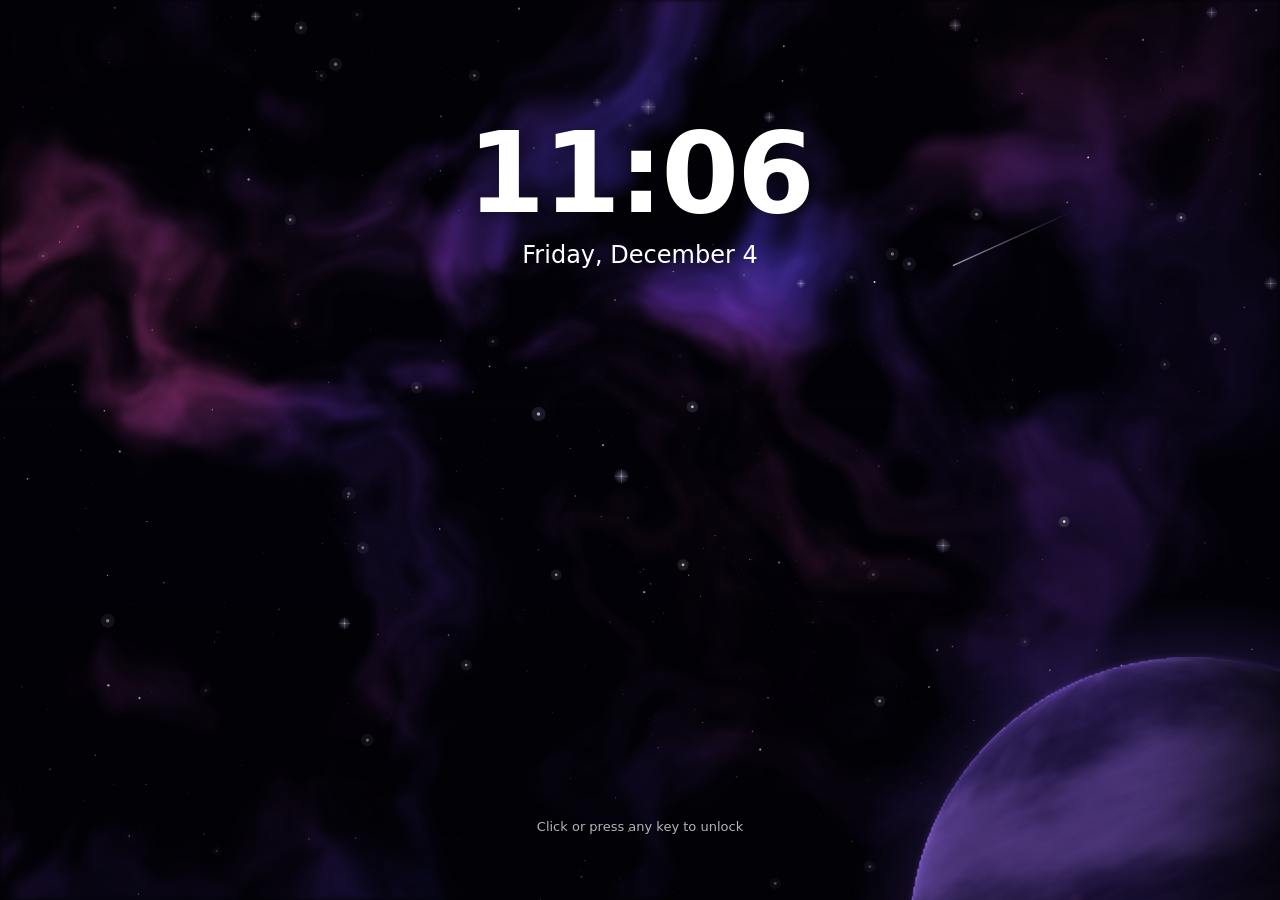
<file: index.html>
<!doctype html>
<html lang="en">
<head>
  <meta charset="utf-8">
  <meta name="viewport" content="width=device-width, initial-scale=1, viewport-fit=cover">
  <meta name="theme-color" content="#05030a">
  <title>Nebula</title>
  <link rel="icon" href="[data-uri]">
  <link rel="stylesheet" href="style.css">
</head>
<body class="booting">
  <div class="space" aria-hidden="true">
    <canvas id="wallpaper"></canvas>
    <canvas id="stars"></canvas>
  </div>

  <main id="desktop">
    <div id="icons" class="icons" role="list" aria-label="Desktop"></div>
    <div id="snap" class="snap" hidden></div>
  </main>

  <div id="start" class="flyout start" role="dialog" aria-label="Start" hidden></div>
  <div id="qs" class="flyout qs" role="dialog" aria-label="Quick settings" hidden></div>
  <div id="cal" class="flyout cal" role="dialog" aria-label="Calendar" hidden></div>

  <footer id="taskbar" class="taskbar">
    <div class="tb-center">
      <button id="start-btn" class="tb-btn start-btn" type="button" title="Start" aria-label="Start"></button>
      <div id="task-apps" class="tb-apps"></div>
    </div>
    <div class="tray">
      <button id="qs-btn" class="tray-btn" type="button" title="Quick settings" aria-label="Quick settings">
        <span id="net-ico" class="tray-ico"></span>
        <span id="bat-ico" class="tray-ico" hidden></span>
      </button>
      <button id="clock-btn" class="tray-btn clock" type="button" aria-label="Clock and calendar">
        <span id="clock-time"></span>
        <span id="clock-date"></span>
      </button>
      <button id="show-desktop" class="show-desktop" type="button" title="Show desktop" aria-label="Show desktop"></button>
    </div>
  </footer>

  <div id="lock" class="lock" hidden>
    <div class="lock-time"></div>
    <div class="lock-date"></div>
    <div class="lock-hint">Click or press any key to unlock</div>
  </div>
  <div id="night" class="night" hidden></div>
  <div id="dim" class="dim"></div>

  <script src="library.js"></script>
  <script src="wallpaper.js"></script>
  <script src="ai.js"></script>
  <script src="app.js"></script>
</body>
</html>
</file>
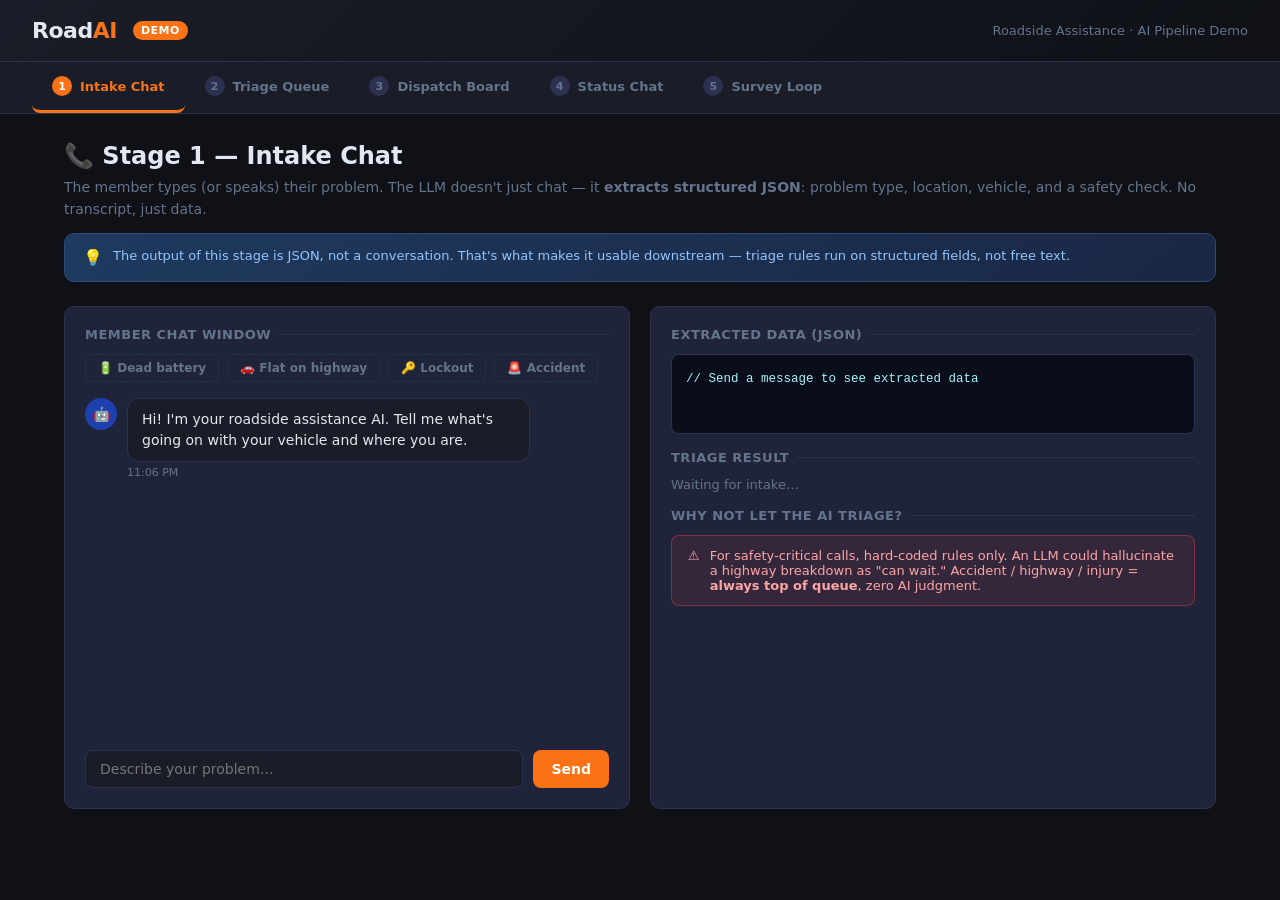
<file: static/index.html>
<!DOCTYPE html>
<html lang="en">
<head>
<meta charset="UTF-8" />
<meta name="viewport" content="width=device-width, initial-scale=1.0" />
<title>Roadside Assist AI — Demo</title>
<style>
  :root {
    --bg: #0f1117;
    --surface: #1a1d27;
    --card: #20243a;
    --border: #2d3150;
    --accent: #f97316;
    --accent2: #3b82f6;
    --danger: #ef4444;
    --warn: #f59e0b;
    --ok: #22c55e;
    --text: #e2e8f0;
    --muted: #64748b;
    --radius: 10px;
  }

  * { box-sizing: border-box; margin: 0; padding: 0; }

  body {
    font-family: 'Segoe UI', system-ui, -apple-system, sans-serif;
    background: var(--bg);
    color: var(--text);
    min-height: 100vh;
  }

  /* ── Header ── */
  header {
    background: linear-gradient(135deg, #1a1d27 0%, #0f1117 100%);
    border-bottom: 1px solid var(--border);
    padding: 18px 32px;
    display: flex;
    align-items: center;
    gap: 16px;
    position: sticky;
    top: 0;
    z-index: 100;
    backdrop-filter: blur(10px);
  }

  .logo {
    font-size: 22px;
    font-weight: 800;
    letter-spacing: -0.5px;
  }
  .logo span { color: var(--accent); }

  .badge {
    background: var(--accent);
    color: white;
    font-size: 11px;
    font-weight: 700;
    padding: 3px 8px;
    border-radius: 999px;
    letter-spacing: 0.5px;
  }

  header .sub {
    color: var(--muted);
    font-size: 13px;
    margin-left: auto;
  }

  /* ── Pipeline bar ── */
  .pipeline-bar {
    background: var(--surface);
    border-bottom: 1px solid var(--border);
    padding: 0 32px;
    display: flex;
    gap: 0;
    overflow-x: auto;
  }

  .pipe-tab {
    padding: 14px 20px;
    font-size: 13px;
    font-weight: 600;
    cursor: pointer;
    border-bottom: 3px solid transparent;
    color: var(--muted);
    transition: all 0.2s;
    white-space: nowrap;
    display: flex;
    align-items: center;
    gap: 8px;
    border-top: none;
    border-left: none;
    border-right: none;
    background: none;
  }
  .pipe-tab:hover { color: var(--text); }
  .pipe-tab.active {
    color: var(--accent);
    border-bottom-color: var(--accent);
  }

  .pipe-num {
    width: 20px;
    height: 20px;
    border-radius: 50%;
    background: var(--border);
    color: var(--muted);
    font-size: 11px;
    font-weight: 700;
    display: flex;
    align-items: center;
    justify-content: center;
    transition: all 0.2s;
  }
  .pipe-tab.active .pipe-num {
    background: var(--accent);
    color: white;
  }

  /* ── Main layout ── */
  main {
    max-width: 1200px;
    margin: 0 auto;
    padding: 28px 24px;
  }

  .stage { display: none; }
  .stage.active { display: block; }

  /* ── Stage header ── */
  .stage-header {
    margin-bottom: 24px;
  }
  .stage-header h2 {
    font-size: 24px;
    font-weight: 800;
    margin-bottom: 6px;
  }
  .stage-header p {
    color: var(--muted);
    font-size: 14px;
    line-height: 1.6;
  }

  .insight-box {
    background: linear-gradient(135deg, #1e3a5f 0%, #1a2744 100%);
    border: 1px solid #2d4a7a;
    border-radius: var(--radius);
    padding: 14px 18px;
    margin-top: 12px;
    font-size: 13px;
    color: #93c5fd;
    display: flex;
    gap: 10px;
    align-items: flex-start;
  }
  .insight-box .icon { font-size: 16px; flex-shrink: 0; }

  /* ── Cards ── */
  .card {
    background: var(--card);
    border: 1px solid var(--border);
    border-radius: var(--radius);
    padding: 20px;
  }

  .grid-2 {
    display: grid;
    grid-template-columns: 1fr 1fr;
    gap: 20px;
  }

  @media (max-width: 768px) {
    .grid-2 { grid-template-columns: 1fr; }
  }

  /* ── Chat ── */
  .chat-window {
    height: 340px;
    overflow-y: auto;
    display: flex;
    flex-direction: column;
    gap: 12px;
    padding: 4px 0;
    margin-bottom: 16px;
  }

  .msg {
    display: flex;
    gap: 10px;
    max-width: 85%;
  }
  .msg.user { margin-left: auto; flex-direction: row-reverse; }

  .msg-avatar {
    width: 32px;
    height: 32px;
    border-radius: 50%;
    display: flex;
    align-items: center;
    justify-content: center;
    font-size: 14px;
    flex-shrink: 0;
  }
  .msg.ai .msg-avatar { background: #1e40af; }
  .msg.user .msg-avatar { background: #374151; }

  .msg-bubble {
    background: var(--surface);
    border: 1px solid var(--border);
    border-radius: 12px;
    padding: 10px 14px;
    font-size: 14px;
    line-height: 1.5;
  }
  .msg.user .msg-bubble {
    background: #1e3a5f;
    border-color: #2d4a7a;
  }

  .msg-time {
    font-size: 11px;
    color: var(--muted);
    margin-top: 4px;
  }

  .chat-input-row {
    display: flex;
    gap: 10px;
  }

  input[type="text"], textarea, select {
    background: var(--surface);
    border: 1px solid var(--border);
    border-radius: 8px;
    color: var(--text);
    font-size: 14px;
    padding: 10px 14px;
    width: 100%;
    transition: border-color 0.2s;
    font-family: inherit;
  }
  input[type="text"]:focus, textarea:focus, select:focus {
    outline: none;
    border-color: var(--accent2);
  }
  select option { background: var(--surface); }

  button {
    background: var(--accent);
    color: white;
    border: none;
    border-radius: 8px;
    padding: 10px 18px;
    font-size: 14px;
    font-weight: 600;
    cursor: pointer;
    transition: all 0.2s;
    white-space: nowrap;
    font-family: inherit;
  }
  button:hover { filter: brightness(1.1); }
  button:disabled { opacity: 0.5; cursor: not-allowed; }
  button.secondary {
    background: var(--surface);
    border: 1px solid var(--border);
    color: var(--text);
  }

  /* ── JSON viewer ── */
  .json-box {
    background: #0a0d1a;
    border: 1px solid var(--border);
    border-radius: 8px;
    padding: 14px;
    font-family: 'Courier New', monospace;
    font-size: 12.5px;
    line-height: 1.6;
    overflow-x: auto;
    white-space: pre;
    color: #a5f3fc;
    min-height: 80px;
  }

  .label {
    font-size: 11px;
    font-weight: 700;
    color: var(--muted);
    letter-spacing: 0.5px;
    text-transform: uppercase;
    margin-bottom: 8px;
  }

  /* ── Priority badge ── */
  .priority-badge {
    display: inline-flex;
    align-items: center;
    gap: 5px;
    font-size: 11px;
    font-weight: 700;
    padding: 3px 9px;
    border-radius: 999px;
    letter-spacing: 0.4px;
  }
  .priority-badge.CRITICAL { background: #7f1d1d; color: #fca5a5; border: 1px solid #ef4444; }
  .priority-badge.HIGH     { background: #78350f; color: #fcd34d; border: 1px solid #f59e0b; }
  .priority-badge.NORMAL   { background: #14532d; color: #86efac; border: 1px solid #22c55e; }

  /* ── Queue ── */
  .queue-list {
    display: flex;
    flex-direction: column;
    gap: 10px;
  }

  .job-card {
    background: var(--surface);
    border: 1px solid var(--border);
    border-radius: var(--radius);
    padding: 14px 16px;
    display: grid;
    grid-template-columns: 36px 1fr auto;
    gap: 12px;
    align-items: center;
    transition: border-color 0.2s;
  }
  .job-card:hover { border-color: var(--accent2); cursor: pointer; }
  .job-card.critical { border-left: 3px solid var(--danger); }
  .job-card.high { border-left: 3px solid var(--warn); }
  .job-card.normal { border-left: 3px solid var(--ok); }

  .job-rank {
    width: 36px;
    height: 36px;
    border-radius: 50%;
    display: flex;
    align-items: center;
    justify-content: center;
    font-weight: 800;
    font-size: 15px;
  }
  .job-rank.critical { background: #7f1d1d; color: #fca5a5; }
  .job-rank.high     { background: #78350f; color: #fcd34d; }
  .job-rank.normal   { background: #1a3a1a; color: #86efac; }

  .job-info h4 { font-size: 14px; font-weight: 700; margin-bottom: 3px; }
  .job-info p  { font-size: 12px; color: var(--muted); }

  .job-meta { text-align: right; font-size: 12px; }
  .job-meta .status-dot {
    display: inline-block;
    width: 8px;
    height: 8px;
    border-radius: 50%;
    margin-right: 5px;
  }
  .status-dot.assigned { background: var(--muted); }
  .status-dot.en_route { background: var(--accent); animation: pulse 1.5s infinite; }
  .status-dot.on_site  { background: var(--ok); animation: pulse 1s infinite; }
  .status-dot.done     { background: var(--border); }

  @keyframes pulse {
    0%, 100% { opacity: 1; }
    50% { opacity: 0.4; }
  }

  /* ── State machine ── */
  .state-machine {
    display: flex;
    align-items: center;
    justify-content: space-between;
    gap: 8px;
    padding: 20px 0;
    overflow-x: auto;
  }

  .state-node {
    display: flex;
    flex-direction: column;
    align-items: center;
    gap: 6px;
    flex: 1;
    min-width: 80px;
  }

  .state-circle {
    width: 48px;
    height: 48px;
    border-radius: 50%;
    border: 2px solid var(--border);
    display: flex;
    align-items: center;
    justify-content: center;
    font-size: 20px;
    transition: all 0.3s;
    background: var(--surface);
  }

  .state-circle.active {
    border-color: var(--accent);
    background: rgba(249, 115, 22, 0.15);
    box-shadow: 0 0 0 4px rgba(249, 115, 22, 0.15);
  }

  .state-circle.done {
    border-color: var(--ok);
    background: rgba(34, 197, 94, 0.15);
  }

  .state-label {
    font-size: 11px;
    font-weight: 600;
    color: var(--muted);
    text-align: center;
  }

  .state-arrow {
    color: var(--border);
    font-size: 18px;
    flex-shrink: 0;
  }

  /* ── Star rating ── */
  .stars {
    display: flex;
    gap: 6px;
    margin: 8px 0;
  }
  .star {
    font-size: 28px;
    cursor: pointer;
    transition: transform 0.1s;
    color: var(--border);
  }
  .star:hover, .star.active { color: #f59e0b; transform: scale(1.2); }

  /* ── Misc ── */
  .tag {
    display: inline-block;
    background: var(--surface);
    border: 1px solid var(--border);
    border-radius: 6px;
    padding: 3px 9px;
    font-size: 12px;
    color: var(--muted);
    font-weight: 500;
  }

  .triage-rule {
    background: var(--surface);
    border: 1px solid var(--border);
    border-radius: 8px;
    padding: 12px 14px;
    font-size: 13px;
    margin-bottom: 8px;
    display: flex;
    gap: 12px;
    align-items: flex-start;
  }

  .triage-rule .rule-icon { font-size: 18px; flex-shrink: 0; }
  .triage-rule .rule-text { flex: 1; }
  .triage-rule .rule-text strong { display: block; margin-bottom: 2px; }
  .triage-rule .rule-text span { color: var(--muted); font-size: 12px; }

  .alert-box {
    background: rgba(239,68,68,0.1);
    border: 1px solid rgba(239,68,68,0.4);
    border-radius: 8px;
    padding: 12px 16px;
    font-size: 13px;
    color: #fca5a5;
    display: flex;
    gap: 10px;
    align-items: flex-start;
  }

  .typing-indicator {
    display: flex;
    gap: 4px;
    align-items: center;
    padding: 10px 14px;
    background: var(--surface);
    border: 1px solid var(--border);
    border-radius: 12px;
    width: fit-content;
  }
  .dot {
    width: 6px; height: 6px;
    border-radius: 50%;
    background: var(--muted);
    animation: bounce 1.2s infinite;
  }
  .dot:nth-child(2) { animation-delay: 0.2s; }
  .dot:nth-child(3) { animation-delay: 0.4s; }
  @keyframes bounce {
    0%, 100% { transform: translateY(0); }
    50% { transform: translateY(-5px); }
  }

  .spinner {
    width: 16px; height: 16px;
    border: 2px solid rgba(255,255,255,0.3);
    border-top-color: white;
    border-radius: 50%;
    animation: spin 0.7s linear infinite;
    display: inline-block;
    vertical-align: middle;
    margin-right: 6px;
  }
  @keyframes spin { to { transform: rotate(360deg); } }

  hr { border: none; border-top: 1px solid var(--border); margin: 16px 0; }

  .section-title {
    font-size: 13px;
    font-weight: 700;
    color: var(--muted);
    text-transform: uppercase;
    letter-spacing: 0.5px;
    margin-bottom: 12px;
    display: flex;
    align-items: center;
    gap: 8px;
  }
  .section-title::after {
    content: '';
    flex: 1;
    height: 1px;
    background: var(--border);
  }

  .success-banner {
    background: rgba(34,197,94,0.1);
    border: 1px solid rgba(34,197,94,0.4);
    border-radius: 8px;
    padding: 14px 18px;
    color: #86efac;
    display: flex;
    align-items: center;
    gap: 10px;
    font-size: 14px;
    font-weight: 600;
  }

  .form-row {
    display: grid;
    grid-template-columns: 1fr 1fr;
    gap: 14px;
    margin-bottom: 14px;
  }
  @media (max-width: 600px) { .form-row { grid-template-columns: 1fr; } }

  .form-group { display: flex; flex-direction: column; gap: 6px; }
  .form-group label { font-size: 12px; font-weight: 600; color: var(--muted); text-transform: uppercase; letter-spacing: 0.4px; }

  .pill-row {
    display: flex;
    gap: 8px;
    flex-wrap: wrap;
    margin-bottom: 12px;
  }

  .pill {
    padding: 6px 14px;
    border-radius: 999px;
    font-size: 12px;
    font-weight: 600;
    border: 1px solid var(--border);
    cursor: pointer;
    background: var(--surface);
    color: var(--text);
    transition: all 0.2s;
  }
  .pill:hover { border-color: var(--accent); color: var(--accent); }
  .pill.selected { background: var(--accent); border-color: var(--accent); color: white; }

  .quick-msg {
    font-size: 12px;
    padding: 6px 12px;
    border: 1px dashed var(--border);
    border-radius: 6px;
    cursor: pointer;
    color: var(--muted);
    transition: all 0.2s;
    background: none;
    font-family: inherit;
  }
  .quick-msg:hover { border-color: var(--accent); color: var(--accent); background: none; filter: none; }

  .quick-row {
    display: flex;
    gap: 8px;
    flex-wrap: wrap;
    margin-bottom: 12px;
  }
</style>
</head>
<body>

<header>
  <div class="logo">Road<span>AI</span></div>
  <span class="badge">DEMO</span>
  <div class="sub">Roadside Assistance · AI Pipeline Demo</div>
</header>

<div class="pipeline-bar">
  <button class="pipe-tab active" onclick="showStage(1)">
    <span class="pipe-num">1</span> Intake Chat
  </button>
  <button class="pipe-tab" onclick="showStage(2)">
    <span class="pipe-num">2</span> Triage Queue
  </button>
  <button class="pipe-tab" onclick="showStage(3)">
    <span class="pipe-num">3</span> Dispatch Board
  </button>
  <button class="pipe-tab" onclick="showStage(4)">
    <span class="pipe-num">4</span> Status Chat
  </button>
  <button class="pipe-tab" onclick="showStage(5)">
    <span class="pipe-num">5</span> Survey Loop
  </button>
</div>

<main>

<!-- ═══════════════════════════════════════════════════════════════════════════
     STAGE 1 — INTAKE CHAT
═══════════════════════════════════════════════════════════════════════════ -->
<div class="stage active" id="stage-1">
  <div class="stage-header">
    <h2>📞 Stage 1 — Intake Chat</h2>
    <p>The member types (or speaks) their problem. The LLM doesn't just chat — it <strong>extracts structured JSON</strong>: problem type, location, vehicle, and a safety check. No transcript, just data.</p>
    <div class="insight-box">
      <span class="icon">💡</span>
      <span>The output of this stage is JSON, not a conversation. That's what makes it usable downstream — triage rules run on structured fields, not free text.</span>
    </div>
  </div>

  <div class="grid-2">
    <!-- Left: chat -->
    <div class="card">
      <div class="section-title">Member Chat Window</div>

      <div class="quick-row">
        <button class="quick-msg" onclick="fillIntake('My battery is dead, I\'m in the Target parking lot on Oak Street')">🔋 Dead battery</button>
        <button class="quick-msg" onclick="fillIntake('I got a flat tire on the highway, I\'m on the shoulder of I-95 near exit 12')">🚗 Flat on highway</button>
        <button class="quick-msg" onclick="fillIntake('I locked my keys in the car, I\'m at 221 Pine Avenue')">🔑 Lockout</button>
        <button class="quick-msg" onclick="fillIntake('I was rear-ended on I-95, airbags went off, I think I\'m okay but I\'m shaken')">🚨 Accident</button>
      </div>

      <div class="chat-window" id="intake-chat"></div>

      <div class="chat-input-row">
        <input type="text" id="intake-input" placeholder="Describe your problem…" onkeydown="if(event.key==='Enter')sendIntake()" />
        <button onclick="sendIntake()" id="intake-btn">Send</button>
      </div>
    </div>

    <!-- Right: extracted data -->
    <div class="card">
      <div class="section-title">Extracted Data (JSON)</div>
      <div class="json-box" id="intake-json">// Send a message to see extracted data</div>

      <div style="margin-top: 16px;">
        <div class="section-title">Triage Result</div>
        <div id="intake-triage">
          <p style="color: var(--muted); font-size: 13px;">Waiting for intake…</p>
        </div>
      </div>

      <div style="margin-top: 16px;">
        <div class="section-title">Why not let the AI triage?</div>
        <div class="alert-box">
          <span>⚠️</span>
          <span>For safety-critical calls, hard-coded rules only. An LLM could hallucinate a highway breakdown as "can wait." Accident / highway / injury = <strong>always top of queue</strong>, zero AI judgment.</span>
        </div>
      </div>
    </div>
  </div>
</div>

<!-- ═══════════════════════════════════════════════════════════════════════════
     STAGE 2 — TRIAGE QUEUE
═══════════════════════════════════════════════════════════════════════════ -->
<div class="stage" id="stage-2">
  <div class="stage-header">
    <h2>⚡ Stage 2 — Triage Queue</h2>
    <p>The AI <em>classifies</em> the call. Deterministic logic <em>orders</em> the queue. The AI never decides priority on safety-critical jobs.</p>
    <div class="insight-box">
      <span class="icon">💡</span>
      <span>AI role: classify problem type. Rules role: set priority. These are two different things and must stay separate.</span>
    </div>
  </div>

  <div class="grid-2">
    <div class="card">
      <div class="section-title">Live Queue</div>
      <div class="queue-list" id="queue-list">
        <div style="color: var(--muted); font-size: 13px;">Loading…</div>
      </div>
      <button onclick="loadQueue()" class="secondary" style="margin-top: 14px; width: 100%;">↻ Refresh Queue</button>
    </div>

    <div class="card">
      <div class="section-title">Triage Rules (Deterministic)</div>

      <div class="triage-rule">
        <div class="rule-icon">🔴</div>
        <div class="rule-text">
          <strong>CRITICAL — Injury reported</strong>
          <span>Pinned to top. No AI judgment. <code>if injury == True → priority 1</code></span>
        </div>
      </div>
      <div class="triage-rule">
        <div class="rule-icon">🔴</div>
        <div class="rule-text">
          <strong>CRITICAL — Accident + unsafe location</strong>
          <span><code>if problem == accident and not safe → priority 1</code></span>
        </div>
      </div>
      <div class="triage-rule">
        <div class="rule-icon">🟡</div>
        <div class="rule-text">
          <strong>HIGH — Disabled on highway</strong>
          <span><code>if highway in location and problem in [accident, flat, won_start] → priority 2</code></span>
        </div>
      </div>
      <div class="triage-rule">
        <div class="rule-icon">🟢</div>
        <div class="rule-text">
          <strong>NORMAL — Safe location, standard problem</strong>
          <span>Battery, lockout, gas in a parking lot or residential street</span>
        </div>
      </div>

      <hr />

      <div class="section-title" style="margin-top: 0">Add a Job — See Live Triage</div>
      <div class="form-row">
        <div class="form-group">
          <label>Problem Type</label>
          <select id="new-problem">
            <option value="battery">Dead Battery</option>
            <option value="flat">Flat Tire</option>
            <option value="lockout">Lockout</option>
            <option value="gas">Out of Gas</option>
            <option value="accident">Accident</option>
          </select>
        </div>
        <div class="form-group">
          <label>Location</label>
          <input type="text" id="new-location" placeholder="e.g. I-95 north, exit 7" />
        </div>
      </div>
      <div class="form-row">
        <div class="form-group">
          <label>Safe? (off road)</label>
          <select id="new-safe">
            <option value="true">Yes — safe</option>
            <option value="false">No — in traffic</option>
          </select>
        </div>
        <div class="form-group">
          <label>Injury?</label>
          <select id="new-injury">
            <option value="false">No injury</option>
            <option value="true">Injury reported</option>
          </select>
        </div>
      </div>
      <button onclick="addJob()" style="width:100%">Add to Queue → See Triage</button>
      <div id="triage-result" style="margin-top: 12px;"></div>
    </div>
  </div>
</div>

<!-- ═══════════════════════════════════════════════════════════════════════════
     STAGE 3 — DISPATCH BOARD
═══════════════════════════════════════════════════════════════════════════ -->
<div class="stage" id="stage-3">
  <div class="stage-header">
    <h2>🚐 Stage 3 — Dispatch Board</h2>
    <p>This is the heavy lift — and it's <strong>not an AI problem</strong>. It's logistics software: driver app, job queue, assignment algorithm, GPS tracking, and a state machine.</p>
    <div class="insight-box">
      <span class="icon">💡</span>
      <span>This is where most of the engineering months go. Either build it or integrate an existing roadside dispatch SaaS. The AI pipeline wraps around this — it doesn't replace it.</span>
    </div>
  </div>

  <div class="grid-2">
    <div class="card">
      <div class="section-title">Job State Machine</div>
      <div class="state-machine">
        <div class="state-node">
          <div class="state-circle done">📋</div>
          <div class="state-label">Intake</div>
        </div>
        <div class="state-arrow">→</div>
        <div class="state-node">
          <div class="state-circle active">✅</div>
          <div class="state-label">Assigned</div>
        </div>
        <div class="state-arrow">→</div>
        <div class="state-node">
          <div class="state-circle" id="sm-enroute">🚐</div>
          <div class="state-label">En Route</div>
        </div>
        <div class="state-arrow">→</div>
        <div class="state-node">
          <div class="state-circle" id="sm-onsite">🔧</div>
          <div class="state-label">On Site</div>
        </div>
        <div class="state-arrow">→</div>
        <div class="state-node">
          <div class="state-circle" id="sm-done">🎉</div>
          <div class="state-label">Done</div>
        </div>
      </div>
      <button onclick="advanceState()" style="width:100%; margin-top:8px">Advance Job State →</button>
      <div id="state-info" style="margin-top: 12px; color: var(--muted); font-size: 13px; text-align: center;">
        Click to simulate job progressing through states
      </div>
    </div>

    <div class="card">
      <div class="section-title">Active Jobs — Driver Assignments</div>
      <div id="dispatch-board" style="display:flex;flex-direction:column;gap:10px;">
        <div style="color: var(--muted); font-size: 13px;">Loading…</div>
      </div>
    </div>
  </div>

  <div style="margin-top: 20px;">
    <div class="card">
      <div class="section-title">What This Layer Actually Is</div>
      <div style="display: grid; grid-template-columns: repeat(auto-fit, minmax(200px, 1fr)); gap: 16px; margin-top: 8px;">
        <div style="text-align:center; padding: 16px;">
          <div style="font-size: 32px; margin-bottom: 8px;">📱</div>
          <div style="font-weight: 700; margin-bottom: 4px;">Driver App</div>
          <div style="font-size: 12px; color: var(--muted);">Mobile app for field techs — accept jobs, update status, navigate</div>
        </div>
        <div style="text-align:center; padding: 16px;">
          <div style="font-size: 32px; margin-bottom: 8px;">🗺️</div>
          <div style="font-weight: 700; margin-bottom: 4px;">GPS Tracking</div>
          <div style="font-size: 12px; color: var(--muted);">Real-time driver location for ETA calculation and status updates</div>
        </div>
        <div style="text-align:center; padding: 16px;">
          <div style="font-size: 32px; margin-bottom: 8px;">🔀</div>
          <div style="font-weight: 700; margin-bottom: 4px;">Assignment Algorithm</div>
          <div style="font-size: 12px; color: var(--muted);">Nearest available driver + skill match + load balancing</div>
        </div>
        <div style="text-align:center; padding: 16px;">
          <div style="font-size: 32px; margin-bottom: 8px;">⚙️</div>
          <div style="font-weight: 700; margin-bottom: 4px;">State Machine</div>
          <div style="font-size: 12px; color: var(--muted);">assigned → en route → on site → done — every transition is an event</div>
        </div>
      </div>
    </div>
  </div>
</div>

<!-- ═══════════════════════════════════════════════════════════════════════════
     STAGE 4 — STATUS CHAT
═══════════════════════════════════════════════════════════════════════════ -->
<div class="stage" id="stage-4">
  <div class="stage-header">
    <h2>💬 Stage 4 — Status Chat</h2>
    <p>Member asks "where's my driver?" — the AI does a database lookup and translates raw status data into a friendly reply. It's a <strong>lookup wrapped in nice wording</strong>, not magic.</p>
    <div class="insight-box">
      <span class="icon">💡</span>
      <span>The AI's role here is translation, not intelligence. It takes "status: en_route, eta: 12min, dist: 4.1mi" and makes it feel human. The data is always from the database — never hallucinated.</span>
    </div>
  </div>

  <div class="grid-2">
    <div class="card">
      <div class="section-title">Select a Job</div>
      <div class="pill-row" id="job-pills"></div>

      <div class="section-title" style="margin-top: 8px;">Ask About Status</div>
      <div class="quick-row">
        <button class="quick-msg" onclick="fillStatus('Where is my driver right now?')">📍 Where's my driver?</button>
        <button class="quick-msg" onclick="fillStatus('How much longer will this take?')">⏱ How much longer?</button>
        <button class="quick-msg" onclick="fillStatus('Is someone coming?')">🚗 Is someone coming?</button>
      </div>

      <div class="chat-window" id="status-chat"></div>

      <div class="chat-input-row">
        <input type="text" id="status-input" placeholder="Ask about your job…" onkeydown="if(event.key==='Enter')sendStatus()" />
        <button onclick="sendStatus()" id="status-btn">Ask</button>
      </div>
    </div>

    <div class="card">
      <div class="section-title">Raw Database Record</div>
      <div class="json-box" id="status-json">// Select a job to see its raw data</div>

      <div style="margin-top: 16px;">
        <div class="section-title">What the AI Actually Does</div>
        <div class="triage-rule">
          <div class="rule-icon">1️⃣</div>
          <div class="rule-text">
            <strong>Fetch job record from database</strong>
            <span>status, driver name, ETA, distance — no AI involved</span>
          </div>
        </div>
        <div class="triage-rule">
          <div class="rule-icon">2️⃣</div>
          <div class="rule-text">
            <strong>Pass raw data to LLM as context</strong>
            <span>System prompt says: translate this to a friendly, accurate reply</span>
          </div>
        </div>
        <div class="triage-rule">
          <div class="rule-icon">3️⃣</div>
          <div class="rule-text">
            <strong>Return the friendly reply</strong>
            <span>Grounded in real data — no hallucinations about ETA or location</span>
          </div>
        </div>
      </div>
    </div>
  </div>
</div>

<!-- ═══════════════════════════════════════════════════════════════════════════
     STAGE 5 — SURVEY LOOP
═══════════════════════════════════════════════════════════════════════════ -->
<div class="stage" id="stage-5">
  <div class="stage-header">
    <h2>📊 Stage 5 — Survey + Improvement Loop</h2>
    <p>Post-service rating + transcript stored for every job. The improvement loop is <strong>human-driven prompt iteration</strong>, not autonomous self-training.</p>
    <div class="insight-box">
      <span class="icon">💡</span>
      <span>"The AI trains itself" doesn't work at this scale. What actually improves it: log everything, read the 1–2 star transcripts, fix your prompts and routing rules, build an eval set. Maybe fine-tune way down the line.</span>
    </div>
  </div>

  <div class="grid-2">
    <div class="card">
      <div class="section-title">Post-Service Survey</div>

      <div class="form-group" style="margin-bottom: 14px;">
        <label>Job ID</label>
        <select id="survey-job">
          <option value="JOB-002">JOB-002 — James R. (Flat tire)</option>
          <option value="JOB-003">JOB-003 — Maria G. (Dead battery)</option>
          <option value="JOB-005">JOB-005 — Rachel T. (Out of gas)</option>
        </select>
      </div>

      <div class="form-group" style="margin-bottom: 14px;">
        <label>Rating</label>
        <div class="stars" id="star-rating">
          <span class="star" data-v="1" onclick="setRating(1)">★</span>
          <span class="star" data-v="2" onclick="setRating(2)">★</span>
          <span class="star" data-v="3" onclick="setRating(3)">★</span>
          <span class="star" data-v="4" onclick="setRating(4)">★</span>
          <span class="star" data-v="5" onclick="setRating(5)">★</span>
        </div>
      </div>

      <div class="form-group" style="margin-bottom: 16px;">
        <label>Comment</label>
        <textarea id="survey-comment" rows="3" placeholder="How was your experience?"></textarea>
      </div>

      <button onclick="submitSurvey()" style="width: 100%">Submit Survey</button>
      <div id="survey-result" style="margin-top: 12px;"></div>
    </div>

    <div class="card">
      <div class="section-title">The Real Training Loop</div>

      <div style="display: flex; flex-direction: column; gap: 10px; margin-bottom: 20px;">
        <div class="triage-rule">
          <div class="rule-icon">💾</div>
          <div class="rule-text">
            <strong>Store everything</strong>
            <span>Rating, comment, full transcript, job outcome — indexed and searchable</span>
          </div>
        </div>
        <div class="triage-rule">
          <div class="rule-icon">👁️</div>
          <div class="rule-text">
            <strong>Read the 1–2 star transcripts</strong>
            <span>A human reads failing calls to find patterns — wrong classification, bad phrasing, missed info</span>
          </div>
        </div>
        <div class="triage-rule">
          <div class="rule-icon">✏️</div>
          <div class="rule-text">
            <strong>Fix prompts and rules</strong>
            <span>Update the intake system prompt, add edge cases to triage rules, improve the eval set</span>
          </div>
        </div>
        <div class="triage-rule">
          <div class="rule-icon">🔬</div>
          <div class="rule-text">
            <strong>Fine-tune (eventually)</strong>
            <span>Only once you have hundreds of labeled examples and a clear eval metric — not month 1</span>
          </div>
        </div>
      </div>

      <div class="alert-box">
        <span>⚠️</span>
        <span>"The AI trains itself from survey scores" — this is the one part that doesn't work how most people picture. A small operator does not retrain an LLM from ratings. Too expensive, needs ML expertise, wrong tool for the problem.</span>
      </div>

      <div style="margin-top: 16px;">
        <div class="section-title">Submitted Surveys This Session</div>
        <div id="survey-log" style="color: var(--muted); font-size: 13px;">No surveys yet</div>
      </div>
    </div>
  </div>
</div>

</main>

<script>
// ── State ──────────────────────────────────────────────────────────────────
let selectedRating = 0;
let selectedJobId = 'JOB-002';
let stateIdx = 1; // 0=intake,1=assigned,2=en_route,3=on_site,4=done
const stateNames = ['intake','assigned','en_route','on_site','done'];
const stateLabels = ['Intake', 'Assigned', 'En Route', 'On Site', 'Done'];
const stateIcons  = ['📋','✅','🚐','🔧','🎉'];
const stateNodeIds = [null, null, 'sm-enroute', 'sm-onsite', 'sm-done'];

// ── Navigation ─────────────────────────────────────────────────────────────
function showStage(n) {
  document.querySelectorAll('.stage').forEach(s => s.classList.remove('active'));
  document.querySelectorAll('.pipe-tab').forEach(t => t.classList.remove('active'));
  document.getElementById('stage-' + n).classList.add('active');
  document.querySelectorAll('.pipe-tab')[n - 1].classList.add('active');
  if (n === 2) loadQueue();
  if (n === 3) loadDispatchBoard();
  if (n === 4) loadJobPills();
}

// ── Helpers ────────────────────────────────────────────────────────────────
function time() {
  return new Date().toLocaleTimeString([], {hour: '2-digit', minute: '2-digit'});
}

function appendMsg(chatId, role, text) {
  const chat = document.getElementById(chatId);
  const isUser = role === 'user';
  const div = document.createElement('div');
  div.className = 'msg ' + (isUser ? 'user' : 'ai');
  div.innerHTML = `
    <div class="msg-avatar">${isUser ? '👤' : '🤖'}</div>
    <div>
      <div class="msg-bubble">${text}</div>
      <div class="msg-time">${time()}</div>
    </div>`;
  chat.appendChild(div);
  chat.scrollTop = chat.scrollHeight;
}

function showTyping(chatId) {
  const chat = document.getElementById(chatId);
  const div = document.createElement('div');
  div.className = 'msg ai';
  div.id = chatId + '-typing';
  div.innerHTML = `
    <div class="msg-avatar">🤖</div>
    <div class="typing-indicator"><div class="dot"></div><div class="dot"></div><div class="dot"></div></div>`;
  chat.appendChild(div);
  chat.scrollTop = chat.scrollHeight;
}

function removeTyping(chatId) {
  const el = document.getElementById(chatId + '-typing');
  if (el) el.remove();
}

function priorityBadge(label) {
  return `<span class="priority-badge ${label}">● ${label}</span>`;
}

function statusDot(status) {
  return `<span class="status-dot ${status}"></span>`;
}

function problemEmoji(p) {
  const m = {battery:'🔋', flat:'🚗', lockout:'🔑', gas:'⛽', accident:'🚨', won_start:'🔧', other:'❓'};
  return m[p] || '❓';
}

// ── Stage 1: Intake ────────────────────────────────────────────────────────
function fillIntake(msg) {
  document.getElementById('intake-input').value = msg;
  sendIntake();
}

async function sendIntake() {
  const input = document.getElementById('intake-input');
  const msg = input.value.trim();
  if (!msg) return;
  input.value = '';

  appendMsg('intake-chat', 'user', msg);
  showTyping('intake-chat');
  document.getElementById('intake-btn').disabled = true;

  try {
    const res = await fetch('/api/intake', {
      method: 'POST',
      headers: {'Content-Type': 'application/json'},
      body: JSON.stringify({message: msg}),
    });
    const data = await res.json();
    removeTyping('intake-chat');

    appendMsg('intake-chat', 'ai', data.reply);

    // Show extracted JSON
    document.getElementById('intake-json').textContent = JSON.stringify(data.extracted, null, 2);

    // Show triage
    const t = data.triage;
    const colorMap = {CRITICAL: 'var(--danger)', HIGH: 'var(--warn)', NORMAL: 'var(--ok)'};
    document.getElementById('intake-triage').innerHTML = `
      <div style="display:flex; align-items:center; gap: 12px; padding: 12px; background: var(--surface); border: 1px solid var(--border); border-radius: 8px;">
        ${priorityBadge(t.label)}
        <div>
          <div style="font-size: 14px; font-weight: 700;">Priority ${t.priority}</div>
          <div style="font-size: 12px; color: var(--muted); margin-top: 2px;">${t.reason}</div>
        </div>
      </div>`;
  } catch (e) {
    removeTyping('intake-chat');
    appendMsg('intake-chat', 'ai', 'Error connecting to server. Make sure demo.py is running.');
  }
  document.getElementById('intake-btn').disabled = false;
}

// ── Stage 2: Queue ─────────────────────────────────────────────────────────
async function loadQueue() {
  const list = document.getElementById('queue-list');
  list.innerHTML = '<div style="color:var(--muted);font-size:13px">Loading…</div>';
  try {
    const res = await fetch('/api/queue');
    const data = await res.json();
    list.innerHTML = '';
    data.jobs.forEach((job, i) => {
      const lvl = job.priority_label.toLowerCase();
      const div = document.createElement('div');
      div.className = `job-card ${lvl}`;
      div.innerHTML = `
        <div class="job-rank ${lvl}">${i + 1}</div>
        <div class="job-info">
          <h4>${problemEmoji(job.problem)} ${job.member} — ${job.problem.toUpperCase()}</h4>
          <p>${job.location}</p>
        </div>
        <div class="job-meta">
          ${priorityBadge(job.priority_label)}<br/>
          <span style="margin-top:5px;display:block">${statusDot(job.status)}${job.status}</span>
          ${job.driver_eta_min > 0 ? `<span style="color:var(--muted)">${job.driver_eta_min} min</span>` : ''}
        </div>`;
      list.appendChild(div);
    });
  } catch (e) {
    list.innerHTML = '<div style="color:var(--danger);font-size:13px">Failed to load queue</div>';
  }
}

async function addJob() {
  const problem = document.getElementById('new-problem').value;
  const location = document.getElementById('new-location').value || '123 Main St';
  const safe = document.getElementById('new-safe').value === 'true';
  const injury = document.getElementById('new-injury').value === 'true';

  const res = await fetch('/api/dispatch', {
    method: 'POST',
    headers: {'Content-Type': 'application/json'},
    body: JSON.stringify({
      problem, location,
      description: `${problem} call`,
      vehicle: '2023 Demo Vehicle',
      member: 'Demo Member',
      safe, injury,
    }),
  });
  const data = await res.json();
  const t = data.triage;

  document.getElementById('triage-result').innerHTML = `
    <div style="padding:12px; background:var(--surface); border:1px solid var(--border); border-radius:8px;">
      <div style="display:flex;align-items:center;gap:10px;margin-bottom:6px;">
        <span style="font-weight:700">New Job: ${data.job.id}</span>
        ${priorityBadge(t.label)}
      </div>
      <div style="font-size:12px;color:var(--muted)">${t.reason}</div>
    </div>`;
  loadQueue();
}

// ── Stage 3: Dispatch ──────────────────────────────────────────────────────
async function loadDispatchBoard() {
  const board = document.getElementById('dispatch-board');
  const res = await fetch('/api/queue');
  const data = await res.json();
  board.innerHTML = '';
  data.jobs.filter(j => j.status !== 'done').forEach(job => {
    const div = document.createElement('div');
    div.style.cssText = 'background:var(--surface);border:1px solid var(--border);border-radius:8px;padding:12px 14px;';
    div.innerHTML = `
      <div style="display:flex;justify-content:space-between;align-items:center;margin-bottom:6px;">
        <span style="font-weight:700;font-size:14px">${job.id} — ${problemEmoji(job.problem)} ${job.problem}</span>
        ${priorityBadge(job.priority_label)}
      </div>
      <div style="font-size:12px;color:var(--muted);margin-bottom:4px;">👤 ${job.member} · ${job.vehicle}</div>
      <div style="font-size:12px;color:var(--muted);margin-bottom:8px;">📍 ${job.location}</div>
      <div style="display:flex;gap:16px;font-size:12px;">
        <span>${statusDot(job.status)} ${job.status.replace('_',' ')}</span>
        <span>🧑‍🔧 ${job.driver}</span>
        ${job.driver_eta_min > 0 ? `<span>⏱ ${job.driver_eta_min} min</span>` : ''}
      </div>`;
    board.appendChild(div);
  });
}

function advanceState() {
  stateIdx = Math.min(stateIdx + 1, 4);
  // Reset all nodes
  document.querySelectorAll('.state-circle').forEach(c => {
    c.classList.remove('active', 'done');
  });
  const circles = document.querySelectorAll('.state-circle');
  circles.forEach((c, i) => {
    if (i < stateIdx) c.classList.add('done');
    else if (i === stateIdx) c.classList.add('active');
  });
  const labels = ['Intake complete', 'Driver assigned — heading out', 'Driver en route — ETA 18 min', 'Driver on site — service in progress', '✅ Job complete — survey sent'];
  document.getElementById('state-info').textContent = labels[stateIdx];
  if (stateIdx === 4) {
    document.querySelector('[onclick="advanceState()"]').textContent = '↩ Reset';
    document.querySelector('[onclick="advanceState()"]').onclick = () => { stateIdx = 1; advanceState(); document.querySelector('[onclick^="advance"]').textContent = 'Advance Job State →'; document.querySelector('[onclick^="advance"]').onclick = advanceState; };
  }
}

// ── Stage 4: Status Chat ───────────────────────────────────────────────────
async function loadJobPills() {
  const res = await fetch('/api/queue');
  const data = await res.json();
  const pills = document.getElementById('job-pills');
  pills.innerHTML = '';
  data.jobs.forEach(job => {
    const btn = document.createElement('button');
    btn.className = 'pill' + (job.id === selectedJobId ? ' selected' : '');
    btn.textContent = `${job.id} ${problemEmoji(job.problem)}`;
    btn.onclick = () => {
      document.querySelectorAll('.pill').forEach(p => p.classList.remove('selected'));
      btn.classList.add('selected');
      selectedJobId = job.id;
      showJobData(job);
    };
    pills.appendChild(btn);
    if (job.id === selectedJobId) showJobData(job);
  });
}

function showJobData(job) {
  document.getElementById('status-json').textContent = JSON.stringify({
    id: job.id,
    status: job.status,
    driver: job.driver,
    eta_min: job.driver_eta_min,
    dist_mi: job.driver_dist_mi,
    location: job.location,
    problem: job.problem,
  }, null, 2);
}

function fillStatus(msg) {
  document.getElementById('status-input').value = msg;
  sendStatus();
}

async function sendStatus() {
  const input = document.getElementById('status-input');
  const msg = input.value.trim();
  if (!msg || !selectedJobId) return;
  input.value = '';

  appendMsg('status-chat', 'user', msg);
  showTyping('status-chat');
  document.getElementById('status-btn').disabled = true;

  try {
    const res = await fetch('/api/status', {
      method: 'POST',
      headers: {'Content-Type': 'application/json'},
      body: JSON.stringify({job_id: selectedJobId, question: msg}),
    });
    const data = await res.json();
    removeTyping('status-chat');
    appendMsg('status-chat', 'ai', `<strong>[DB lookup: ${data.raw_status.status}]</strong><br/>${data.reply}`);
    document.getElementById('status-json').textContent = JSON.stringify(data.raw_status, null, 2);
  } catch (e) {
    removeTyping('status-chat');
    appendMsg('status-chat', 'ai', 'Error connecting to server.');
  }
  document.getElementById('status-btn').disabled = false;
}

// ── Stage 5: Survey ────────────────────────────────────────────────────────
function setRating(v) {
  selectedRating = v;
  document.querySelectorAll('.star').forEach(s => {
    s.classList.toggle('active', parseInt(s.dataset.v) <= v);
  });
}

async function submitSurvey() {
  if (!selectedRating) { alert('Please select a rating'); return; }
  const jobId = document.getElementById('survey-job').value;
  const comment = document.getElementById('survey-comment').value;

  const res = await fetch('/api/survey', {
    method: 'POST',
    headers: {'Content-Type': 'application/json'},
    body: JSON.stringify({job_id: jobId, rating: selectedRating, comment}),
  });
  const data = await res.json();

  document.getElementById('survey-result').innerHTML = `
    <div class="success-banner">✅ ${data.message}</div>`;

  document.getElementById('survey-comment').value = '';
  setRating(0);
  selectedRating = 0;
  loadSurveyLog();
}

async function loadSurveyLog() {
  const res = await fetch('/api/surveys');
  const data = await res.json();
  const log = document.getElementById('survey-log');
  if (!data.surveys.length) { log.innerHTML = '<span style="color:var(--muted);font-size:13px">No surveys yet</span>'; return; }
  log.innerHTML = data.surveys.map(s => `
    <div style="padding:10px;background:var(--surface);border:1px solid var(--border);border-radius:8px;margin-bottom:8px;font-size:13px;">
      <div style="display:flex;justify-content:space-between;margin-bottom:4px;">
        <strong>${s.job_id}</strong>
        <span style="color:var(--warn)">${'★'.repeat(s.rating)}${'☆'.repeat(5-s.rating)}</span>
      </div>
      ${s.comment ? `<div style="color:var(--muted)">"${s.comment}"</div>` : ''}
    </div>`).join('') + (data.avg_rating ? `<div style="color:var(--muted);font-size:12px;margin-top:8px;">Average: <strong style="color:var(--text)">${data.avg_rating.toFixed(1)} / 5.0</strong></div>` : '');
}

// ── Init ───────────────────────────────────────────────────────────────────
// Add initial AI greeting to intake chat
appendMsg('intake-chat', 'ai', "Hi! I'm your roadside assistance AI. Tell me what's going on with your vehicle and where you are.");

// Kick off queue load when tab becomes active via default
</script>
</body>
</html>
</file>
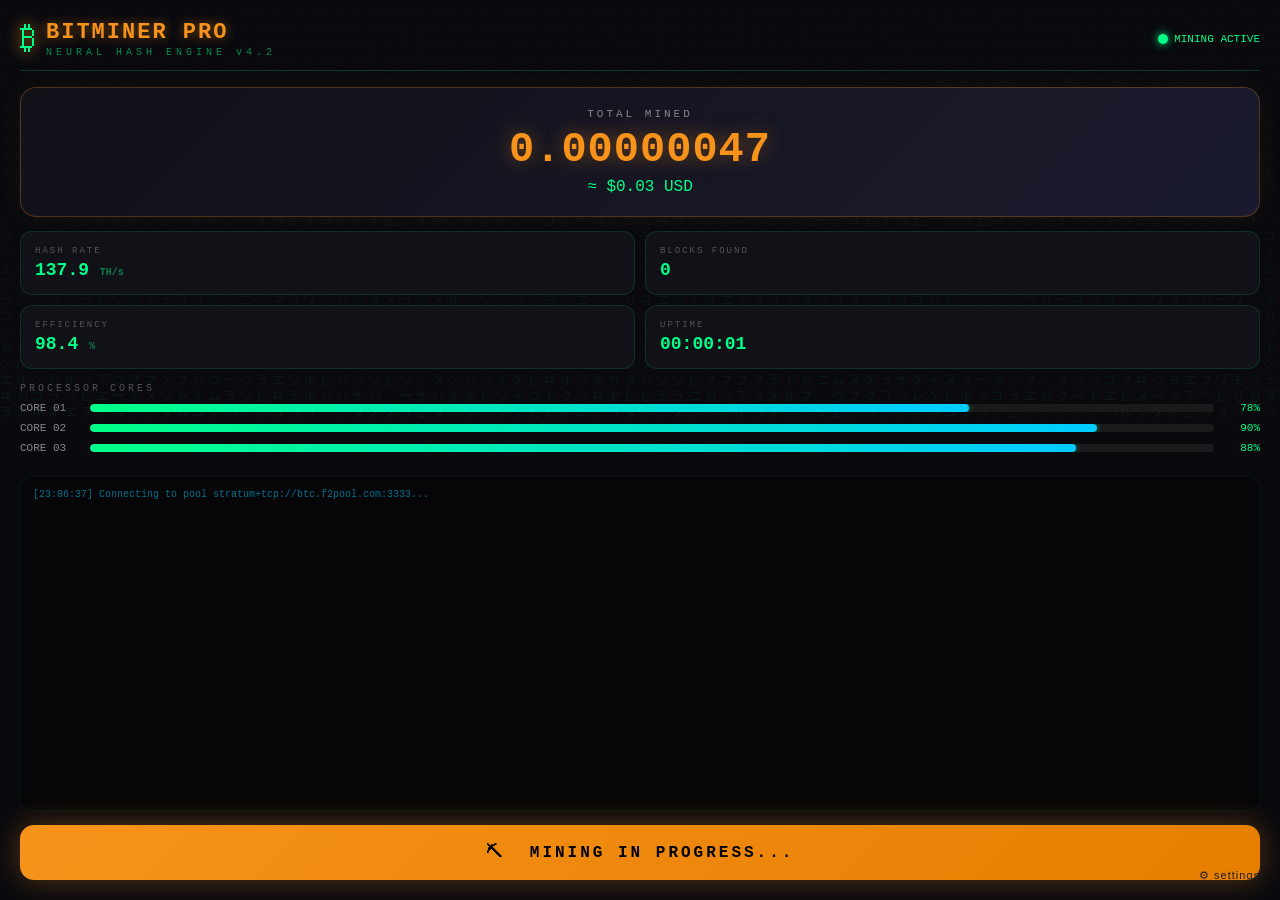
<file: bitcoin-miner.html>
<!DOCTYPE html>
<html lang="en">
<head>
  <meta charset="UTF-8" />
  <meta name="viewport" content="width=device-width, initial-scale=1.0, maximum-scale=1.0, user-scalable=no" />
  <meta name="apple-mobile-web-app-capable" content="yes" />
  <meta name="apple-mobile-web-app-status-bar-style" content="black-fullscreen" />
  <title>BitMiner Pro</title>
  <style>
    * { margin: 0; padding: 0; box-sizing: border-box; -webkit-tap-highlight-color: transparent; }

    body {
      background: #0a0a0f;
      color: #00ff88;
      font-family: 'Courier New', monospace;
      height: 100vh;
      width: 100vw;
      overflow: hidden;
      user-select: none;
      -webkit-user-select: none;
    }

    /* Matrix rain canvas */
    #matrix {
      position: fixed;
      top: 0; left: 0;
      width: 100%; height: 100%;
      opacity: 0.07;
      pointer-events: none;
      z-index: 0;
    }

    .screen {
      position: relative;
      z-index: 1;
      height: 100vh;
      display: flex;
      flex-direction: column;
      padding: 20px;
    }

    /* ── Header ── */
    .header {
      display: flex;
      justify-content: space-between;
      align-items: center;
      border-bottom: 1px solid #00ff8833;
      padding-bottom: 12px;
      margin-bottom: 16px;
    }

    .logo {
      display: flex;
      align-items: center;
      gap: 10px;
    }

    .btc-icon {
      font-size: 32px;
      filter: drop-shadow(0 0 8px #f7931a);
      animation: pulse 2s infinite;
    }

    .logo-text {
      font-size: 22px;
      font-weight: bold;
      color: #f7931a;
      text-shadow: 0 0 12px #f7931a88;
      letter-spacing: 2px;
    }

    .logo-sub {
      font-size: 10px;
      color: #00ff8888;
      letter-spacing: 4px;
      margin-top: 2px;
    }

    .status-dot {
      width: 10px; height: 10px;
      background: #00ff88;
      border-radius: 50%;
      box-shadow: 0 0 8px #00ff88;
      animation: blink 1s infinite;
    }

    .status-label {
      font-size: 11px;
      color: #00ff88;
      display: flex;
      align-items: center;
      gap: 6px;
    }

    /* ── Wallet Balance ── */
    .balance-card {
      background: linear-gradient(135deg, #111118 0%, #1a1a2e 100%);
      border: 1px solid #f7931a44;
      border-radius: 16px;
      padding: 20px;
      margin-bottom: 14px;
      text-align: center;
      box-shadow: 0 0 30px #f7931a11;
    }

    .balance-label {
      font-size: 11px;
      color: #888;
      letter-spacing: 3px;
      margin-bottom: 6px;
    }

    .balance-amount {
      font-size: 42px;
      font-weight: bold;
      color: #f7931a;
      text-shadow: 0 0 20px #f7931a66;
      letter-spacing: 1px;
    }

    .balance-usd {
      font-size: 16px;
      color: #00ff88;
      margin-top: 4px;
    }

    /* ── Stats Grid ── */
    .stats-grid {
      display: grid;
      grid-template-columns: 1fr 1fr;
      gap: 10px;
      margin-bottom: 14px;
    }

    .stat-card {
      background: #111118;
      border: 1px solid #00ff8822;
      border-radius: 12px;
      padding: 14px;
    }

    .stat-label {
      font-size: 9px;
      color: #555;
      letter-spacing: 2px;
      margin-bottom: 4px;
    }

    .stat-value {
      font-size: 18px;
      color: #00ff88;
      font-weight: bold;
    }

    .stat-unit {
      font-size: 10px;
      color: #00ff8877;
    }

    /* ── Hash Rate Bar ── */
    .hash-section {
      margin-bottom: 14px;
    }

    .section-title {
      font-size: 10px;
      color: #555;
      letter-spacing: 3px;
      margin-bottom: 8px;
    }

    .bar-row {
      display: flex;
      align-items: center;
      gap: 10px;
      margin-bottom: 8px;
    }

    .bar-label { font-size: 11px; color: #888; width: 60px; flex-shrink: 0; }

    .bar-track {
      flex: 1;
      height: 8px;
      background: #1a1a1a;
      border-radius: 4px;
      overflow: hidden;
    }

    .bar-fill {
      height: 100%;
      border-radius: 4px;
      background: linear-gradient(90deg, #00ff88, #00ccff);
      box-shadow: 0 0 6px #00ff8888;
      transition: width 0.5s ease;
    }

    .bar-pct { font-size: 11px; color: #00ff88; width: 36px; text-align: right; }

    /* ── Live Log ── */
    .log-box {
      flex: 1;
      background: #060608;
      border: 1px solid #00ff8811;
      border-radius: 12px;
      padding: 10px 12px;
      overflow: hidden;
      font-size: 10px;
      color: #00ff8877;
      line-height: 1.6;
      margin-bottom: 14px;
    }

    .log-line { animation: fadeIn 0.3s ease; }
    .log-line.found { color: #f7931a; font-weight: bold; }
    .log-line.info  { color: #00ccff88; }

    /* ── Mining Button ── */
    .mine-btn {
      width: 100%;
      padding: 18px;
      background: linear-gradient(135deg, #f7931a, #e67e00);
      color: #000;
      font-family: 'Courier New', monospace;
      font-size: 16px;
      font-weight: bold;
      letter-spacing: 3px;
      border: none;
      border-radius: 14px;
      box-shadow: 0 0 30px #f7931a55;
      animation: glow 2s infinite;
      cursor: default;
    }

    /* ── Settings overlay ── */
    #settings-overlay {
      display: none;
      position: fixed;
      inset: 0;
      background: rgba(0,0,0,0.85);
      z-index: 100;
      justify-content: center;
      align-items: center;
    }

    #settings-overlay.open { display: flex; }

    .settings-panel {
      background: #111118;
      border: 1px solid #00ff8833;
      border-radius: 20px;
      padding: 30px 24px;
      width: 320px;
      max-width: 90vw;
    }

    .settings-panel h2 {
      color: #f7931a;
      font-size: 18px;
      letter-spacing: 3px;
      margin-bottom: 24px;
      text-align: center;
    }

    .setting-row {
      display: flex;
      justify-content: space-between;
      align-items: center;
      padding: 12px 0;
      border-bottom: 1px solid #ffffff0d;
      font-size: 13px;
      color: #aaa;
    }

    .toggle {
      width: 42px; height: 24px;
      background: #00ff88;
      border-radius: 12px;
      position: relative;
    }

    .toggle::after {
      content: '';
      position: absolute;
      width: 20px; height: 20px;
      background: #fff;
      border-radius: 50%;
      top: 2px; right: 2px;
      transition: right 0.2s;
    }

    #check-btc-btn {
      width: 100%;
      margin-top: 24px;
      padding: 14px;
      background: #1a1a2e;
      color: #00ff88;
      font-family: 'Courier New', monospace;
      font-size: 13px;
      letter-spacing: 2px;
      border: 1px solid #00ff8844;
      border-radius: 10px;
      cursor: pointer;
    }

    #check-btc-btn:active { background: #00ff8822; }

    .tap-hint {
      font-size: 10px;
      color: #333;
      text-align: center;
      margin-top: 8px;
      letter-spacing: 1px;
    }

    #close-settings-x {
      position: absolute;
      top: 16px; right: 20px;
      font-size: 22px;
      color: #333;
      cursor: pointer;
      /* intentionally low contrast so it's hard to spot */
    }

    /* Settings gear — tiny and blended */
    #gear-btn {
      position: fixed;
      bottom: 12px;
      right: 14px;
      font-size: 11px;
      color: #1e1e28;       /* nearly invisible */
      background: none;
      border: none;
      cursor: pointer;
      z-index: 50;
      letter-spacing: 1px;
      padding: 6px;
    }

    /* ── Keyframes ── */
    @keyframes pulse  { 0%,100%{transform:scale(1)} 50%{transform:scale(1.08)} }
    @keyframes blink  { 0%,100%{opacity:1} 50%{opacity:0.3} }
    @keyframes glow   { 0%,100%{box-shadow:0 0 30px #f7931a55} 50%{box-shadow:0 0 50px #f7931aaa} }
    @keyframes fadeIn { from{opacity:0;transform:translateY(4px)} to{opacity:1;transform:none} }
  </style>
</head>
<body>

<canvas id="matrix"></canvas>

<div class="screen">
  <!-- Header -->
  <div class="header">
    <div class="logo">
      <span class="btc-icon">₿</span>
      <div>
        <div class="logo-text">BITMINER PRO</div>
        <div class="logo-sub">NEURAL HASH ENGINE v4.2</div>
      </div>
    </div>
    <div class="status-label">
      <div class="status-dot"></div>
      MINING ACTIVE
    </div>
  </div>

  <!-- Balance -->
  <div class="balance-card">
    <div class="balance-label">TOTAL MINED</div>
    <div class="balance-amount" id="btc-amount">0.00000000</div>
    <div class="balance-usd" id="usd-amount">≈ $0.00 USD</div>
  </div>

  <!-- Stats -->
  <div class="stats-grid">
    <div class="stat-card">
      <div class="stat-label">HASH RATE</div>
      <div class="stat-value" id="hashrate">142.7 <span class="stat-unit">TH/s</span></div>
    </div>
    <div class="stat-card">
      <div class="stat-label">BLOCKS FOUND</div>
      <div class="stat-value" id="blocks">0</div>
    </div>
    <div class="stat-card">
      <div class="stat-label">EFFICIENCY</div>
      <div class="stat-value">98.4 <span class="stat-unit">%</span></div>
    </div>
    <div class="stat-card">
      <div class="stat-label">UPTIME</div>
      <div class="stat-value" id="uptime">00:00:00</div>
    </div>
  </div>

  <!-- Core Bars -->
  <div class="hash-section">
    <div class="section-title">PROCESSOR CORES</div>
    <div class="bar-row">
      <span class="bar-label">CORE 01</span>
      <div class="bar-track"><div class="bar-fill" id="bar1" style="width:87%"></div></div>
      <span class="bar-pct" id="pct1">87%</span>
    </div>
    <div class="bar-row">
      <span class="bar-label">CORE 02</span>
      <div class="bar-track"><div class="bar-fill" id="bar2" style="width:92%"></div></div>
      <span class="bar-pct" id="pct2">92%</span>
    </div>
    <div class="bar-row">
      <span class="bar-label">CORE 03</span>
      <div class="bar-track"><div class="bar-fill" id="bar3" style="width:79%"></div></div>
      <span class="bar-pct" id="pct3">79%</span>
    </div>
  </div>

  <!-- Live Log -->
  <div class="log-box" id="log-box"></div>

  <!-- Mining Button -->
  <button class="mine-btn" disabled>⛏&nbsp; MINING IN PROGRESS...</button>
</div>

<!-- Hidden gear -->
<button id="gear-btn" onclick="openSettings()">⚙ settings</button>

<!-- Settings Overlay -->
<div id="settings-overlay">
  <div class="settings-panel" style="position:relative">
    <span id="close-settings-x" onclick="closeSettings()">✕</span>
    <h2>⚙ SETTINGS</h2>

    <div class="setting-row">
      <span>Auto-withdraw</span><div class="toggle"></div>
    </div>
    <div class="setting-row">
      <span>Turbo mode</span><div class="toggle"></div>
    </div>
    <div class="setting-row">
      <span>Notifications</span><div class="toggle"></div>
    </div>
    <div class="setting-row">
      <span>Dark theme</span><div class="toggle"></div>
    </div>

    <button id="check-btc-btn" onclick="checkBitcoin()">CHECK BITCOIN</button>
    <div class="tap-hint" id="tap-hint">&nbsp;</div>
  </div>
</div>

<script>
  // ── Fullscreen on load ──────────────────────────────────────────────
  window.addEventListener('load', () => {
    const el = document.documentElement;
    if (el.requestFullscreen)            el.requestFullscreen();
    else if (el.webkitRequestFullscreen) el.webkitRequestFullscreen();
  });

  // Re-request fullscreen if user somehow exits
  document.addEventListener('fullscreenchange',    recheckFullscreen);
  document.addEventListener('webkitfullscreenchange', recheckFullscreen);
  function recheckFullscreen() {
    if (!document.fullscreenElement && !document.webkitFullscreenElement) {
      setTimeout(() => {
        const el = document.documentElement;
        if (el.requestFullscreen)            el.requestFullscreen().catch(()=>{});
        else if (el.webkitRequestFullscreen) el.webkitRequestFullscreen();
      }, 500);
    }
  }

  // Block back-swipe / context menus
  document.addEventListener('contextmenu', e => e.preventDefault());
  document.addEventListener('touchmove',   e => { if (!e.target.closest('#log-box')) e.preventDefault(); }, { passive: false });

  // ── Matrix rain ─────────────────────────────────────────────────────
  const canvas = document.getElementById('matrix');
  const ctx    = canvas.getContext('2d');
  canvas.width  = window.innerWidth;
  canvas.height = window.innerHeight;
  const cols  = Math.floor(canvas.width / 16);
  const drops = Array(cols).fill(1);
  function drawMatrix() {
    ctx.fillStyle = 'rgba(0,0,0,0.05)';
    ctx.fillRect(0, 0, canvas.width, canvas.height);
    ctx.fillStyle = '#00ff88';
    ctx.font = '13px monospace';
    drops.forEach((y, i) => {
      const ch = String.fromCharCode(0x30A0 + Math.random() * 96);
      ctx.fillText(ch, i * 16, y * 16);
      if (y * 16 > canvas.height && Math.random() > 0.975) drops[i] = 0;
      drops[i]++;
    });
  }
  setInterval(drawMatrix, 50);

  // ── State ────────────────────────────────────────────────────────────
  let btc      = 0.00000000;
  let blocks   = 0;
  let seconds  = 0;
  const BTC_PRICE = 67842;

  // ── BTC counter ──────────────────────────────────────────────────────
  setInterval(() => {
    btc += 0.00000047 + Math.random() * 0.00000031;
    document.getElementById('btc-amount').textContent = btc.toFixed(8);
    document.getElementById('usd-amount').textContent =
      '≈ $' + (btc * BTC_PRICE).toFixed(2) + ' USD';
  }, 800);

  // ── Hashrate jitter ──────────────────────────────────────────────────
  setInterval(() => {
    const base = 142.7;
    const hr = (base + (Math.random() - 0.5) * 12).toFixed(1);
    document.getElementById('hashrate').innerHTML = hr + ' <span class="stat-unit">TH/s</span>';
  }, 1200);

  // ── Core bars ────────────────────────────────────────────────────────
  function jitterBar(barId, pctId, center) {
    const v = Math.min(99, Math.max(55, center + (Math.random() - 0.5) * 18));
    document.getElementById(barId).style.width  = v + '%';
    document.getElementById(pctId).textContent  = Math.round(v) + '%';
  }
  setInterval(() => { jitterBar('bar1','pct1',87); jitterBar('bar2','pct2',92); jitterBar('bar3','pct3',79); }, 900);

  // ── Uptime ───────────────────────────────────────────────────────────
  setInterval(() => {
    seconds++;
    const h = String(Math.floor(seconds/3600)).padStart(2,'0');
    const m = String(Math.floor((seconds%3600)/60)).padStart(2,'0');
    const s = String(seconds%60).padStart(2,'0');
    document.getElementById('uptime').textContent = `${h}:${m}:${s}`;
  }, 1000);

  // ── Live log ─────────────────────────────────────────────────────────
  const logMessages = [
    ['info',  'Connecting to pool stratum+tcp://btc.f2pool.com:3333...'],
    ['info',  'Pool connection established. Latency: 12ms'],
    ['info',  'Receiving work from pool...'],
    [null,    'SHA-256 nonce scan: 0x00000000...'],
    [null,    'Difficulty target: 0x00000000000000000007a4290000000000000000000000000000000000000000'],
    ['found', '★ SHARE ACCEPTED — difficulty 32.41T'],
    [null,    'Scanning block height #891,247...'],
    [null,    'Hash: 3e8f2a1d9c0b7e4f6a2d8c1b5e9f3a7d'],
    [null,    'Nonce: 0xA4F3B21E'],
    [null,    'Rolling extranonce2: 000000aa → 000000ab'],
    ['found', '★ SHARE ACCEPTED — difficulty 29.88T'],
    [null,    'Thermal: 71°C — fan speed 2,340 rpm'],
    ['info',  'Sync: chain tip at block 891,247'],
    [null,    'Broadcast tx: 0xf4e3...b21a'],
    ['found', '★ SHARE ACCEPTED — difficulty 31.05T'],
    [null,    'Memory pool: 8,342 pending txs'],
    [null,    'Network difficulty: 88.13T'],
    [null,    'Est. time to block: 14d 06h 33m'],
    ['info',  'Worker btcpro_ipad01 online'],
    [null,    'Compact target: 0x170D21EE'],
  ];
  let logIdx = 0;
  const logBox = document.getElementById('log-box');

  function addLog() {
    const [cls, msg] = logMessages[logIdx % logMessages.length];
    logIdx++;
    const line = document.createElement('div');
    line.className = 'log-line' + (cls ? ' ' + cls : '');
    const ts = new Date().toISOString().substr(11,8);
    line.textContent = `[${ts}] ${msg}`;
    logBox.appendChild(line);
    // Keep last ~14 lines
    while (logBox.children.length > 14) logBox.removeChild(logBox.firstChild);
    // Occasional block found
    if (Math.random() < 0.05) {
      blocks++;
      document.getElementById('blocks').textContent = blocks;
      const found = document.createElement('div');
      found.className = 'log-line found';
      found.textContent = `[${ts}] ⚡ BLOCK FOUND! Reward: 0.00031250 BTC`;
      logBox.appendChild(found);
      btc += 0.00031250;
    }
  }
  addLog();
  setInterval(addLog, 1800);

  // ── Settings / escape hatch ──────────────────────────────────────────
  let checkCount = 0;

  function openSettings() { document.getElementById('settings-overlay').classList.add('open'); }
  function closeSettings() {
    document.getElementById('settings-overlay').classList.remove('open');
    checkCount = 0;
    document.getElementById('tap-hint').textContent = '';
  }

  function checkBitcoin() {
    checkCount++;
    const remaining = 3 - checkCount;
    if (remaining > 0) {
      document.getElementById('tap-hint').textContent =
        `tap ${remaining} more time${remaining > 1 ? 's' : ''} to verify...`;
    } else {
      // Exit: leave fullscreen and show a joke
      if (document.exitFullscreen)            document.exitFullscreen();
      else if (document.webkitExitFullscreen) document.webkitExitFullscreen();
      document.body.innerHTML = `
        <div style="background:#0a0a0f;color:#00ff88;font-family:monospace;
                    height:100vh;display:flex;flex-direction:column;
                    justify-content:center;align-items:center;gap:20px;padding:30px;text-align:center;">
          <div style="font-size:60px">₿</div>
          <div style="font-size:28px;color:#f7931a;">GOTCHA 😂</div>
          <div style="font-size:14px;color:#888;line-height:1.8;">
            No bitcoin was harmed<br>in the making of this prank.<br><br>
            Your iPad is fine.
          </div>
        </div>`;
    }
  }
</script>
</body>
</html>
</file>
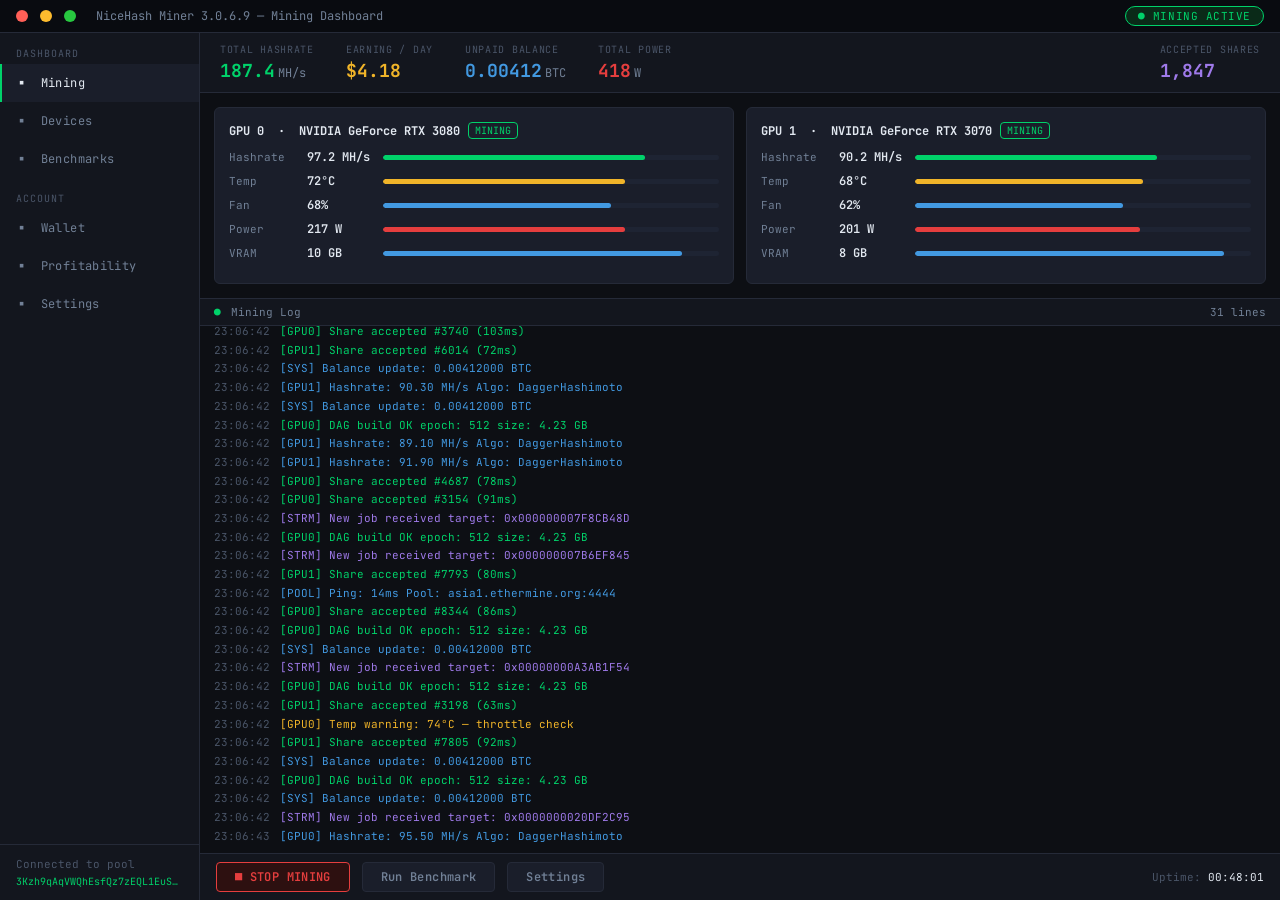
<file: miner.html>
<!DOCTYPE html>
<html lang="en">
<head>
  <meta charset="UTF-8"/>
  <title>NiceHash Miner 3.0.6.9</title>
  <style>
    @import url('https://fonts.googleapis.com/css2?family=JetBrains+Mono:wght@400;600;700&display=swap');

    *, *::before, *::after { box-sizing: border-box; margin: 0; padding: 0; }

    :root {
      --bg:    #0d0f14;
      --panel: #13161e;
      --card:  #1a1e2a;
      --border:#252a38;
      --green: #00d26a;
      --yellow:#f0b429;
      --red:   #e53e3e;
      --blue:  #4299e1;
      --muted: #4a5568;
      --text:  #e2e8f0;
      --dim:   #718096;
    }

    body {
      background: var(--bg);
      color: var(--text);
      font-family: 'JetBrains Mono', 'Courier New', monospace;
      font-size: 13px;
      height: 100vh;
      display: flex;
      flex-direction: column;
      overflow: hidden;
      user-select: none;
    }

    #titlebar {
      background: #090b10;
      border-bottom: 1px solid var(--border);
      padding: 6px 16px;
      display: flex;
      align-items: center;
      gap: 12px;
      flex-shrink: 0;
    }
    #titlebar .dot { width:12px; height:12px; border-radius:50%; }
    .dot-r { background:#ff5f57; }
    .dot-y { background:#febc2e; }
    .dot-g { background:#28c840; }
    #titlebar .name { margin-left:8px; color:var(--dim); font-size:12px; }
    #titlebar .status-pill {
      margin-left: auto;
      background: #0a2a18;
      border: 1px solid var(--green);
      color: var(--green);
      border-radius: 20px;
      padding: 2px 12px;
      font-size: 11px;
      letter-spacing: .05em;
      animation: blink-border 2s ease infinite;
    }
    @keyframes blink-border {
      0%,100% { border-color: var(--green); box-shadow: 0 0 6px #00d26a44; }
      50%      { border-color: #005c30;      box-shadow: none; }
    }

    #body { display:flex; flex:1; overflow:hidden; }
    #sidebar {
      width: 200px;
      background: var(--panel);
      border-right: 1px solid var(--border);
      display: flex;
      flex-direction: column;
      flex-shrink: 0;
    }
    #main { flex:1; display:flex; flex-direction:column; overflow:hidden; }

    .nav-item {
      padding: 11px 16px;
      color: var(--dim);
      cursor: default;
      border-left: 2px solid transparent;
      font-size: 12px;
      letter-spacing: .03em;
    }
    .nav-item.active {
      color: var(--text);
      border-left-color: var(--green);
      background: #1a1e2a;
    }
    .nav-section {
      padding: 14px 16px 4px;
      font-size: 10px;
      color: var(--muted);
      letter-spacing: .1em;
      text-transform: uppercase;
    }
    .nav-item .icon { margin-right:8px; }

    #sidebar-bottom {
      margin-top: auto;
      padding: 12px 16px;
      border-top: 1px solid var(--border);
      font-size: 11px;
      color: var(--muted);
    }
    #sidebar-bottom .wallet {
      color: var(--green);
      font-size: 10px;
      margin-top: 4px;
      overflow: hidden;
      text-overflow: ellipsis;
      white-space: nowrap;
    }

    #topbar {
      background: var(--panel);
      border-bottom: 1px solid var(--border);
      display: flex;
      padding: 10px 20px;
      gap: 32px;
      flex-shrink: 0;
    }
    .top-stat label { font-size:10px; color:var(--muted); letter-spacing:.07em; text-transform:uppercase; display:block; margin-bottom:3px; }
    .top-stat .val  { font-size:18px; font-weight:700; }
    .top-stat .unit { font-size:12px; color:var(--dim); margin-left:3px; }
    .top-stat.green .val { color: var(--green); }
    .top-stat.yellow .val{ color: var(--yellow); }
    .top-stat.blue .val  { color: var(--blue); }
    .top-stat.red .val   { color: var(--red); }

    #cards {
      display: grid;
      grid-template-columns: 1fr 1fr;
      gap: 12px;
      padding: 14px;
      overflow-y: auto;
      flex-shrink: 0;
    }
    .gpu-card {
      background: var(--card);
      border: 1px solid var(--border);
      border-radius: 6px;
      padding: 14px;
    }
    .gpu-card h3 {
      font-size: 12px;
      font-weight: 700;
      color: var(--text);
      margin-bottom: 10px;
      display: flex;
      align-items: center;
      gap: 8px;
    }
    .gpu-card h3 .badge {
      font-size: 10px;
      font-weight: 400;
      color: var(--green);
      border: 1px solid var(--green);
      border-radius: 4px;
      padding: 1px 6px;
    }
    .stat-row {
      display: flex;
      align-items: center;
      margin-bottom: 8px;
      gap: 8px;
    }
    .stat-row .lbl { color: var(--dim); font-size:11px; width:70px; flex-shrink:0; }
    .stat-row .num { color: var(--text); font-weight:600; font-size:12px; width:68px; }
    .bar-wrap { flex:1; background:#1e2433; border-radius:3px; height:5px; overflow:hidden; }
    .bar-fill  { height:100%; border-radius:3px; transition: width .8s ease; }
    .bar-green  { background: var(--green); }
    .bar-yellow { background: var(--yellow); }
    .bar-red    { background: var(--red); }
    .bar-blue   { background: var(--blue); }

    #log-wrap {
      flex: 1;
      border-top: 1px solid var(--border);
      display: flex;
      flex-direction: column;
      overflow: hidden;
      min-height: 0;
    }
    #log-header {
      padding: 6px 14px;
      background: var(--panel);
      border-bottom: 1px solid var(--border);
      font-size: 11px;
      color: var(--dim);
      display: flex;
      align-items: center;
      gap: 10px;
      flex-shrink: 0;
    }
    #log {
      flex: 1;
      overflow-y: auto;
      padding: 8px 14px;
      font-size: 11px;
      line-height: 1.7;
    }
    #log::-webkit-scrollbar { width:4px; }
    #log::-webkit-scrollbar-track { background:transparent; }
    #log::-webkit-scrollbar-thumb { background:var(--border); border-radius:2px; }
    .log-line { display:flex; gap:10px; }
    .log-ts   { color:var(--muted); flex-shrink:0; }
    .log-ok   { color:var(--green); }
    .log-info { color:var(--blue); }
    .log-warn { color:var(--yellow); }
    .log-share{ color:#9f7aea; }

    #actionbar {
      background: var(--panel);
      border-top: 1px solid var(--border);
      padding: 8px 16px;
      display: flex;
      align-items: center;
      gap: 12px;
      flex-shrink: 0;
    }
    .btn {
      padding: 6px 18px;
      border-radius: 4px;
      font-family: inherit;
      font-size: 12px;
      font-weight: 600;
      cursor: default;
      border: 1px solid;
      letter-spacing:.03em;
    }
    .btn-stop  { background:#2d1010; color:var(--red);  border-color:var(--red); }
    .btn-bench { background:#1a1e2a; color:var(--dim);  border-color:var(--border); }
    .btn-set   { background:#1a1e2a; color:var(--dim);  border-color:var(--border); }
    #actionbar .uptime { margin-left:auto; color:var(--muted); font-size:11px; }
    #actionbar .uptime span { color:var(--text); }
  </style>
</head>
<body>

<div id="titlebar">
  <div class="dot dot-r"></div>
  <div class="dot dot-y"></div>
  <div class="dot dot-g"></div>
  <div class="name">NiceHash Miner 3.0.6.9 — Mining Dashboard</div>
  <div class="status-pill">&#9679; MINING ACTIVE</div>
</div>

<div id="body">
  <div id="sidebar">
    <div class="nav-section">Dashboard</div>
    <div class="nav-item active"><span class="icon">&#9642;</span> Mining</div>
    <div class="nav-item"><span class="icon">&#9642;</span> Devices</div>
    <div class="nav-item"><span class="icon">&#9642;</span> Benchmarks</div>
    <div class="nav-section">Account</div>
    <div class="nav-item"><span class="icon">&#9642;</span> Wallet</div>
    <div class="nav-item"><span class="icon">&#9642;</span> Profitability</div>
    <div class="nav-item"><span class="icon">&#9642;</span> Settings</div>
    <div id="sidebar-bottom">
      <div>Connected to pool</div>
      <div class="wallet">3Kzh9qAqVWQhEsfQz7zEQL1EuSx5tyNLNS</div>
    </div>
  </div>

  <div id="main">
    <div id="topbar">
      <div class="top-stat green">
        <label>Total Hashrate</label>
        <span class="val" id="total-hash">187.4</span><span class="unit">MH/s</span>
      </div>
      <div class="top-stat yellow">
        <label>Earning / Day</label>
        <span class="val" id="earn-day">$4.18</span>
      </div>
      <div class="top-stat blue">
        <label>Unpaid Balance</label>
        <span class="val" id="balance">0.00412</span><span class="unit">BTC</span>
      </div>
      <div class="top-stat red">
        <label>Total Power</label>
        <span class="val" id="total-power">418</span><span class="unit">W</span>
      </div>
      <div class="top-stat" style="margin-left:auto;">
        <label>Accepted Shares</label>
        <span class="val" id="shares" style="color:#9f7aea;">1,847</span>
      </div>
    </div>

    <div id="cards">
      <div class="gpu-card">
        <h3>GPU 0 &nbsp;&#183;&nbsp; NVIDIA GeForce RTX 3080 <span class="badge">MINING</span></h3>
        <div class="stat-row"><span class="lbl">Hashrate</span><span class="num" id="g0-hash">97.2 MH/s</span><div class="bar-wrap"><div class="bar-fill bar-green" id="g0-hbar" style="width:78%"></div></div></div>
        <div class="stat-row"><span class="lbl">Temp</span><span class="num" id="g0-temp">72°C</span><div class="bar-wrap"><div class="bar-fill bar-yellow" id="g0-tbar" style="width:72%"></div></div></div>
        <div class="stat-row"><span class="lbl">Fan</span><span class="num" id="g0-fan">68%</span><div class="bar-wrap"><div class="bar-fill bar-blue" id="g0-fbar" style="width:68%"></div></div></div>
        <div class="stat-row"><span class="lbl">Power</span><span class="num" id="g0-pow">217 W</span><div class="bar-wrap"><div class="bar-fill bar-red" id="g0-pbar" style="width:72%"></div></div></div>
        <div class="stat-row"><span class="lbl">VRAM</span><span class="num">10 GB</span><div class="bar-wrap"><div class="bar-fill bar-blue" style="width:89%"></div></div></div>
      </div>
      <div class="gpu-card">
        <h3>GPU 1 &nbsp;&#183;&nbsp; NVIDIA GeForce RTX 3070 <span class="badge">MINING</span></h3>
        <div class="stat-row"><span class="lbl">Hashrate</span><span class="num" id="g1-hash">90.2 MH/s</span><div class="bar-wrap"><div class="bar-fill bar-green" id="g1-hbar" style="width:72%"></div></div></div>
        <div class="stat-row"><span class="lbl">Temp</span><span class="num" id="g1-temp">68°C</span><div class="bar-wrap"><div class="bar-fill bar-yellow" id="g1-tbar" style="width:68%"></div></div></div>
        <div class="stat-row"><span class="lbl">Fan</span><span class="num" id="g1-fan">62%</span><div class="bar-wrap"><div class="bar-fill bar-blue" id="g1-fbar" style="width:62%"></div></div></div>
        <div class="stat-row"><span class="lbl">Power</span><span class="num" id="g1-pow">201 W</span><div class="bar-wrap"><div class="bar-fill bar-red" id="g1-pbar" style="width:67%"></div></div></div>
        <div class="stat-row"><span class="lbl">VRAM</span><span class="num">8 GB</span><div class="bar-wrap"><div class="bar-fill bar-blue" style="width:92%"></div></div></div>
      </div>
    </div>

    <div id="log-wrap">
      <div id="log-header"><span style="color:var(--green);">&#9679;</span> Mining Log<span style="margin-left:auto;" id="log-count">— lines</span></div>
      <div id="log"></div>
    </div>

    <div id="actionbar">
      <div class="btn btn-stop">&#9632; STOP MINING</div>
      <div class="btn btn-bench">Run Benchmark</div>
      <div class="btn btn-set">Settings</div>
      <div class="uptime">Uptime: <span id="uptime">00:00:00</span></div>
    </div>
  </div>
</div>

<script>
function rnd(min, max) { return Math.random() * (max - min) + min; }
function rndInt(min, max) { return Math.floor(rnd(min, max + 1)); }
function fmt2(n) { return String(Math.floor(n)).padStart(2,'0'); }
function jitter(base, pct) { var delta = base * pct; return +(base + rnd(-delta, delta)).toFixed(1); }

var startMs = Date.now() - rndInt(18, 90) * 60000;
setInterval(function() {
  var s = Math.floor((Date.now() - startMs) / 1000);
  var h = Math.floor(s / 3600), m = Math.floor((s % 3600) / 60), sec = s % 60;
  document.getElementById('uptime').textContent = fmt2(h)+':'+fmt2(m)+':'+fmt2(sec);
}, 1000);

var gpus = [
  { hash:97.2, temp:72, fan:68, pow:217, hashBase:97.2, tempBase:72, powBase:217 },
  { hash:90.2, temp:68, fan:62, pow:201, hashBase:90.2, tempBase:68, powBase:201 }
];
var totalShares = 1847, balance = 0.00412, earn = 4.18;

function updateGPU(i) {
  var g = gpus[i];
  g.hash = jitter(g.hashBase, 0.04);
  g.temp = jitter(g.tempBase, 0.03);
  g.fan  = Math.round(jitter(68 - i*6, 0.05));
  g.pow  = Math.round(jitter(g.powBase, 0.04));
  if (i === 0) {
    document.getElementById('g0-hash').textContent = g.hash.toFixed(1) + ' MH/s';
    document.getElementById('g0-temp').textContent = g.temp.toFixed(0) + '°C';
    document.getElementById('g0-fan' ).textContent = g.fan + '%';
    document.getElementById('g0-pow' ).textContent = g.pow + ' W';
    document.getElementById('g0-hbar').style.width = (g.hash / 125 * 100).toFixed(0) + '%';
    document.getElementById('g0-tbar').style.width = g.temp.toFixed(0) + '%';
    document.getElementById('g0-fbar').style.width = g.fan + '%';
    document.getElementById('g0-pbar').style.width = (g.pow / 300 * 100).toFixed(0) + '%';
  } else {
    document.getElementById('g1-hash').textContent = g.hash.toFixed(1) + ' MH/s';
    document.getElementById('g1-temp').textContent = g.temp.toFixed(0) + '°C';
    document.getElementById('g1-fan' ).textContent = g.fan + '%';
    document.getElementById('g1-pow' ).textContent = g.pow + ' W';
    document.getElementById('g1-hbar').style.width = (g.hash / 125 * 100).toFixed(0) + '%';
    document.getElementById('g1-tbar').style.width = g.temp.toFixed(0) + '%';
    document.getElementById('g1-fbar').style.width = g.fan + '%';
    document.getElementById('g1-pbar').style.width = (g.pow / 300 * 100).toFixed(0) + '%';
  }
}

setInterval(function() {
  updateGPU(0); updateGPU(1);
  document.getElementById('total-hash').textContent = (gpus[0].hash + gpus[1].hash).toFixed(1);
  document.getElementById('total-power').textContent = (gpus[0].pow + gpus[1].pow);
  balance += 0.00000004;
  document.getElementById('balance').textContent = balance.toFixed(8);
  if (Math.random() < 0.3) { totalShares++; document.getElementById('shares').textContent = totalShares.toLocaleString(); }
  earn = +(earn + rnd(-0.01, 0.01)).toFixed(2);
  document.getElementById('earn-day').textContent = '$' + earn.toFixed(2);
}, 2000);

var logEl = document.getElementById('log'), logCount = document.getElementById('log-count'), lineNum = 0;
var pools = ['eu1.ethermine.org:4444','us1.ethermine.org:4444','asia1.ethermine.org:4444'];
var logTemplates = [
  function(){ return {cls:'log-ok',   msg:'[GPU0] Share accepted #'+rndInt(1000,9999)+' ('+rnd(60,120).toFixed(0)+'ms)'}; },
  function(){ return {cls:'log-ok',   msg:'[GPU1] Share accepted #'+rndInt(1000,9999)+' ('+rnd(55,110).toFixed(0)+'ms)'}; },
  function(){ return {cls:'log-info', msg:'[POOL] Ping: '+rndInt(12,38)+'ms  Pool: '+pools[rndInt(0,2)]}; },
  function(){ return {cls:'log-info', msg:'[GPU0] Hashrate: '+jitter(97.2,0.03).toFixed(2)+' MH/s  Algo: DaggerHashimoto'}; },
  function(){ return {cls:'log-info', msg:'[GPU1] Hashrate: '+jitter(90.2,0.03).toFixed(2)+' MH/s  Algo: DaggerHashimoto'}; },
  function(){ return {cls:'log-warn', msg:'[GPU0] Temp warning: '+rndInt(70,76)+'°C — throttle check'}; },
  function(){ return {cls:'log-share',msg:'[STRM] New job received  target: 0x00000000'+Math.random().toString(16).slice(2,10).toUpperCase()}; },
  function(){ return {cls:'log-info', msg:'[SYS]  Balance update: '+balance.toFixed(8)+' BTC'}; },
  function(){ return {cls:'log-ok',   msg:'[GPU0] DAG build OK  epoch: 512  size: 4.23 GB'}; },
];

function addLog() {
  var now = new Date();
  var ts = fmt2(now.getHours())+':'+fmt2(now.getMinutes())+':'+fmt2(now.getSeconds());
  var tpl = logTemplates[rndInt(0, logTemplates.length - 1)]();
  var line = document.createElement('div');
  line.className = 'log-line';
  line.innerHTML = '<span class="log-ts">'+ts+'</span><span class="'+tpl.cls+'">'+tpl.msg+'</span>';
  logEl.appendChild(line);
  lineNum++;
  logCount.textContent = lineNum + ' lines';
  if (logEl.children.length > 200) logEl.removeChild(logEl.firstChild);
  logEl.scrollTop = logEl.scrollHeight;
}
for (var i = 0; i < 30; i++) addLog();
setInterval(addLog, rndInt(800, 2200));
</script>
</body>
</html>
</file>
<file: style.css>
:root {
  --accent: #a487f6;
  --on-accent: #0d0814;
  --accent-soft: color-mix(in srgb, var(--accent) 22%, transparent);
  --mica: #1c1823;
  --mica-2: #17141d;
  --layer: #231e2b;
  --card: #2a2433;
  --card-hover: #302a3a;
  --field: rgba(255, 255, 255, 0.055);
  --field-hover: rgba(255, 255, 255, 0.085);
  --stroke: rgba(255, 255, 255, 0.075);
  --stroke-2: rgba(255, 255, 255, 0.13);
  --hover: rgba(255, 255, 255, 0.06);
  --press: rgba(255, 255, 255, 0.04);
  --text: #ffffff;
  --text-2: rgba(255, 255, 255, 0.78);
  --text-3: rgba(255, 255, 255, 0.52);
  --flyout: #241f2c;
  --tray-bg: #1d1924;
  --danger: #c42b1c;
  --taskbar-h: 48px;
  --radius: 8px;
  --font: "Segoe UI Variable Text", "Segoe UI", system-ui, -apple-system, Roboto, sans-serif;
  --font-display: "Segoe UI Variable Display", "Segoe UI", system-ui, -apple-system, Roboto, sans-serif;
  color-scheme: dark;
}

* { box-sizing: border-box; }
html, body { margin: 0; height: 100%; overflow: hidden; }
body {
  background: #030208;
  color: var(--text);
  font: 14px/1.43 var(--font);
  -webkit-font-smoothing: antialiased;
  user-select: none;
  -webkit-user-select: none;
}
input, textarea, [contenteditable] { user-select: text; -webkit-user-select: text; }
button, select { font: inherit; color: inherit; background: none; border: 0; padding: 0; cursor: default; }
input { font: inherit; color: inherit; }
svg { display: block; }
[hidden] { display: none !important; }
body.booting * { transition: none !important; }
::selection { background: color-mix(in srgb, var(--accent) 55%, transparent); }
:focus-visible { outline: 2px solid #fff; outline-offset: 1px; border-radius: 4px; }
code {
  font-family: "Cascadia Mono", Consolas, monospace;
  font-size: 0.9em;
  padding: 1px 5px;
  border-radius: 4px;
  background: var(--field);
  border: 1px solid var(--stroke);
  color: var(--text);
}

/* ---------- Wallpaper ---------- */
.space { position: fixed; inset: 0; z-index: 0; pointer-events: none; }
.space canvas { position: absolute; inset: 0; width: 100%; height: 100%; }

/* ---------- Desktop ---------- */
#desktop { position: fixed; inset: 0 0 var(--taskbar-h) 0; z-index: 1; transition: opacity 0.35s ease; }
.icons { position: absolute; top: 6px; left: 4px; display: grid; gap: 2px; }
.d-icon {
  width: 80px;
  padding: 6px 2px 5px;
  display: flex;
  flex-direction: column;
  align-items: center;
  gap: 4px;
  border: 1px solid transparent;
  border-radius: 4px;
}
.d-icon:hover { background: rgba(255, 255, 255, 0.08); }
.d-icon.selected { background: color-mix(in srgb, var(--accent) 30%, transparent); border-color: color-mix(in srgb, var(--accent) 55%, transparent); }
.d-icon:focus-visible { outline: 1px dotted #fff; outline-offset: -2px; }
.d-label { font-size: 12px; line-height: 1.3; text-align: center; text-shadow: 0 1px 2px #000, 0 0 6px rgba(0, 0, 0, 0.8); }
.marquee {
  position: absolute;
  z-index: 5;
  border: 1px solid var(--accent);
  background: color-mix(in srgb, var(--accent) 22%, transparent);
  pointer-events: none;
}

/* ---------- Icons ---------- */
.app-icon { display: block; flex: none; }
.app-icon svg { width: 100%; height: 100%; overflow: visible; filter: drop-shadow(0 1px 1.5px rgba(0, 0, 0, 0.45)); }
.tile {
  display: grid;
  place-items: center;
  flex: none;
  overflow: hidden;
  border-radius: 6px;
  color: #fff;
  font-family: var(--font-display);
  font-weight: 600;
  line-height: 1;
  box-shadow: inset 0 1px 0 rgba(255, 255, 255, 0.18);
}
.tile img { width: 100%; height: 100%; object-fit: cover; }
.sz-xs { width: 16px; height: 16px; font-size: 9px; border-radius: 3px; }
.sz-sm { width: 24px; height: 24px; font-size: 12px; border-radius: 5px; }
.sz-md { width: 28px; height: 28px; font-size: 13px; }
.sz-lg { width: 36px; height: 36px; font-size: 16px; }
.sz-xl { width: 46px; height: 46px; font-size: 20px; }
.sz-xxl { width: 72px; height: 72px; font-size: 28px; border-radius: 12px; }
.sz-cover { width: 100%; height: auto; aspect-ratio: 16 / 10; font-size: 36px; border-radius: 6px; }
.avatar { display: grid; place-items: center; flex: none; border-radius: 50%; background: #3b3446; color: #d8d2e4; overflow: hidden; }
.avatar svg { width: 60%; height: 60%; margin-top: 12%; }
.av-sm { width: 32px; height: 32px; }
.av-lg { width: 64px; height: 64px; }
.row-ico { width: 28px; height: 28px; display: grid; place-items: center; flex: none; color: var(--text-2); }
.row-ico svg { width: 18px; height: 18px; }

/* ---------- Windows ---------- */
.win {
  position: absolute;
  display: flex;
  flex-direction: column;
  min-width: 360px;
  min-height: 240px;
  background: var(--mica);
  border: 1px solid rgba(255, 255, 255, 0.09);
  border-radius: var(--radius);
  box-shadow: 0 2px 4px rgba(0, 0, 0, 0.22), 0 18px 50px rgba(0, 0, 0, 0.5);
  transition: opacity 0.15s ease, transform 0.15s ease, box-shadow 0.15s ease;
}
.win:not(.active) { box-shadow: 0 2px 4px rgba(0, 0, 0, 0.18), 0 8px 24px rgba(0, 0, 0, 0.38); }
.win.opening { animation: win-in 0.18s cubic-bezier(0.1, 0.9, 0.2, 1); }
@keyframes win-in { from { opacity: 0; transform: scale(0.94); } }
.win.closing { opacity: 0; transform: scale(0.95); pointer-events: none; }
.win.min {
  opacity: 0;
  transform: translateY(60px) scale(0.9);
  pointer-events: none;
  visibility: hidden;
  transition: opacity 0.15s, transform 0.15s, visibility 0s 0.15s;
}
.win.max { left: 0 !important; top: 0 !important; width: 100% !important; height: 100% !important; }
.win.max, .win.snapped { border-radius: 0; border-color: transparent; }
.win.max .rz { display: none; }

.win-bar {
  display: flex;
  align-items: center;
  gap: 10px;
  height: 32px;
  flex: none;
  padding-left: 12px;
  border-radius: var(--radius) var(--radius) 0 0;
  touch-action: none;
}
.win-bar.tall { height: 40px; }
.win.max .win-bar, .win.snapped .win-bar { border-radius: 0; }
.win-icon { display: grid; place-items: center; }
.win:not(.active) .win-icon { opacity: 0.6; }
.win-title { flex: 1; min-width: 0; font-size: 12px; color: var(--text); white-space: nowrap; overflow: hidden; text-overflow: ellipsis; }
.win:not(.active) .win-title { color: var(--text-3); }
.win-ctrls { display: flex; align-self: stretch; margin-left: auto; }
.win-bar.tall .win-ctrls { align-self: flex-start; height: 32px; }
.wc { width: 46px; display: grid; place-items: center; color: var(--text); }
.win:not(.active) .wc { color: var(--text-3); }
.wc svg { width: 10px; height: 10px; }
.wc:hover { background: var(--hover); }
.wc:active { background: var(--press); color: var(--text-2); }
.wc-close:hover { background: var(--danger); color: #fff; }
.wc-close:active { background: #c83c31; }
.win-ctrls .wc:last-child { border-top-right-radius: calc(var(--radius) - 1px); }
.win.max .wc:last-child, .win.snapped .wc:last-child { border-radius: 0; }
.win-body { flex: 1; min-height: 0; display: flex; flex-direction: column; overflow: hidden; border-radius: 0 0 var(--radius) var(--radius); }
.win.max .win-body, .win.snapped .win-body { border-radius: 0; }
.app-frame { flex: 1; width: 100%; border: 0; background: #000; }

.rz { position: absolute; z-index: 2; }
.rz-n, .rz-s { left: 10px; right: 10px; height: 8px; cursor: ns-resize; }
.rz-n { top: -4px; }
.rz-s { bottom: -4px; }
.rz-e, .rz-w { top: 10px; bottom: 10px; width: 8px; cursor: ew-resize; }
.rz-e { right: -4px; }
.rz-w { left: -4px; }
.rz-ne, .rz-nw, .rz-se, .rz-sw { width: 16px; height: 16px; }
.rz-ne { top: -5px; right: -5px; cursor: nesw-resize; }
.rz-sw { bottom: -5px; left: -5px; cursor: nesw-resize; }
.rz-nw { top: -5px; left: -5px; cursor: nwse-resize; }
.rz-se { bottom: -5px; right: -5px; cursor: nwse-resize; }
body.dragging iframe { pointer-events: none; }

.snap {
  position: absolute;
  z-index: 2147483000;
  border-radius: 8px;
  background: rgba(255, 255, 255, 0.12);
  border: 1px solid rgba(255, 255, 255, 0.25);
  -webkit-backdrop-filter: blur(20px);
  backdrop-filter: blur(20px);
  box-shadow: 0 8px 30px rgba(0, 0, 0, 0.35);
  pointer-events: none;
  transition: left 0.15s ease, top 0.15s ease, width 0.15s ease, height 0.15s ease;
}

/* ---------- Text fields ---------- */
.field {
  display: flex;
  align-items: center;
  gap: 8px;
  height: 32px;
  padding: 0 11px;
  border-radius: 4px;
  background: var(--field);
  border: 1px solid var(--stroke);
  border-bottom-color: rgba(255, 255, 255, 0.32);
  color: var(--text-3);
}
.field:hover { background: var(--field-hover); }
.field svg { width: 14px; height: 14px; flex: none; }
.field input { flex: 1; min-width: 0; height: 100%; background: none; border: 0; outline: none; color: var(--text); }
.field input::placeholder { color: var(--text-3); }
.field input::-webkit-search-cancel-button { filter: invert(1) opacity(0.6); }
.field:focus-within { background: rgba(0, 0, 0, 0.3); border-bottom-color: var(--accent); box-shadow: inset 0 -1px 0 var(--accent); }

/* ---------- Taskbar ---------- */
.taskbar {
  position: fixed;
  left: 0;
  right: 0;
  bottom: 0;
  z-index: 10;
  height: var(--taskbar-h);
  display: flex;
  align-items: center;
  justify-content: center;
  background: var(--tray-bg);
  border-top: 1px solid rgba(255, 255, 255, 0.07);
  transition: opacity 0.35s ease;
}
body[data-taskbar="left"] .taskbar { justify-content: flex-start; padding-left: 8px; }
.tb-center { display: flex; align-items: center; gap: 4px; min-width: 0; max-width: calc(100% - 200px); overflow-x: auto; scrollbar-width: none; }
.tb-apps { display: flex; align-items: center; gap: 4px; }
.tb-btn { position: relative; width: 40px; height: 40px; flex: none; display: grid; place-items: center; border-radius: 4px; border: 1px solid transparent; }
.tb-btn:hover { background: var(--hover); border-color: rgba(255, 255, 255, 0.04); }
.tb-btn:active > * { transform: scale(0.88); }
.tb-btn > * { transition: transform 0.1s ease; }
.tb-btn.active { background: rgba(255, 255, 255, 0.07); border-color: rgba(255, 255, 255, 0.05); }
.tb-btn::after {
  content: "";
  position: absolute;
  left: 50%;
  bottom: 1px;
  width: 0;
  height: 3px;
  border-radius: 2px;
  background: rgba(255, 255, 255, 0.55);
  transform: translateX(-50%);
  transition: width 0.18s cubic-bezier(0.1, 0.9, 0.2, 1);
}
.tb-btn.running::after { width: 6px; }
.tb-btn.active::after { width: 16px; background: var(--accent); }
.start-btn { color: var(--accent); }
.start-btn svg { width: 24px; height: 24px; }
.start-btn.open { background: rgba(255, 255, 255, 0.07); }
.tray { position: absolute; top: 0; right: 0; bottom: 0; display: flex; align-items: center; gap: 2px; padding-right: 0; }
.tray-btn { height: 40px; display: flex; align-items: center; gap: 10px; padding: 0 10px; border-radius: 4px; border: 1px solid transparent; }
.tray-btn:hover, .tray-btn.open { background: var(--hover); border-color: rgba(255, 255, 255, 0.04); }
.tray-ico { display: grid; place-items: center; }
.tray-ico svg { width: 16px; height: 16px; }
.clock { flex-direction: column; align-items: flex-end; justify-content: center; gap: 0; font-size: 12px; line-height: 16px; font-variant-numeric: tabular-nums; }
.show-desktop { width: 12px; align-self: stretch; margin-left: 6px; border-left: 1px solid rgba(255, 255, 255, 0.12); }
.show-desktop:hover { background: var(--hover); }

/* ---------- Flyouts ---------- */
.flyout {
  position: fixed;
  z-index: 20;
  background: var(--flyout);
  border: 1px solid rgba(255, 255, 255, 0.09);
  border-radius: var(--radius);
  box-shadow: 0 2px 6px rgba(0, 0, 0, 0.25), 0 24px 60px rgba(0, 0, 0, 0.5);
  animation: fly-in 0.22s cubic-bezier(0.1, 0.9, 0.2, 1);
}
@keyframes fly-in { from { opacity: 0; transform: translateY(24px); } }

body.glass .taskbar {
  background: rgba(29, 25, 36, 0.78);
  -webkit-backdrop-filter: blur(30px) saturate(140%);
  backdrop-filter: blur(30px) saturate(140%);
}
body.glass .flyout, body.glass .menu {
  background: rgba(36, 31, 44, 0.84);
  -webkit-backdrop-filter: blur(40px) saturate(140%);
  backdrop-filter: blur(40px) saturate(140%);
}
body.glass .win {
  background: rgba(28, 24, 35, 0.9);
  -webkit-backdrop-filter: blur(40px) saturate(125%);
  backdrop-filter: blur(40px) saturate(125%);
}

/* Start */
.start {
  left: 50%;
  translate: -50% 0;
  bottom: calc(var(--taskbar-h) + 12px);
  width: min(640px, calc(100vw - 24px));
  height: min(700px, calc(100vh - var(--taskbar-h) - 24px));
  display: flex;
  flex-direction: column;
  overflow: hidden;
}
body[data-taskbar="left"] .start { left: 12px; translate: none; }
.start-search-wrap { padding: 28px 32px 6px; }
.start-search { height: 36px; border-radius: 18px; padding: 0 16px; background: rgba(0, 0, 0, 0.25); }
.start-body { flex: 1; min-height: 0; overflow: auto; padding: 4px 32px 20px; }
.start-head { display: flex; align-items: center; justify-content: space-between; margin: 18px 12px 10px; }
.start-h { margin: 0; font-size: 14px; font-weight: 600; }
.start-more { display: flex; align-items: center; gap: 4px; height: 24px; padding: 0 8px; border-radius: 4px; background: var(--field); border: 1px solid var(--stroke); font-size: 12px; }
.start-more:hover { background: var(--field-hover); }
.start-more svg { width: 12px; height: 12px; }
.start-grid { display: grid; grid-template-columns: repeat(6, 1fr); }
.start-app { display: flex; flex-direction: column; align-items: center; gap: 8px; height: 84px; padding-top: 14px; border-radius: 4px; font-size: 12px; }
.start-app:hover, .start-row:hover { background: var(--hover); }
.start-app:active, .start-row:active { background: var(--press); }
.rec-grid { display: grid; grid-template-columns: 1fr 1fr; gap: 2px 12px; }
.start-list { display: flex; flex-direction: column; }
.start-row { display: flex; align-items: center; gap: 12px; min-height: 52px; padding: 8px 12px; border-radius: 4px; text-align: left; }
.row-text { display: flex; flex-direction: column; min-width: 0; }
.row-title, .row-sub { white-space: nowrap; overflow: hidden; text-overflow: ellipsis; }
.row-title { font-size: 13px; }
.row-sub { font-size: 12px; color: var(--text-3); }
.all-letter { padding: 12px 12px 4px; font-size: 13px; font-weight: 600; color: var(--text-2); }
.start-empty { margin: 4px 12px; font-size: 13px; color: var(--text-3); }
.start-foot {
  display: flex;
  align-items: center;
  justify-content: space-between;
  height: 64px;
  flex: none;
  padding: 0 48px;
  background: rgba(0, 0, 0, 0.18);
  border-top: 1px solid var(--stroke);
}
.start-user { display: flex; align-items: center; gap: 12px; height: 40px; padding: 0 12px; margin-left: -12px; border-radius: 4px; font-size: 12px; }
.start-power { width: 40px; height: 40px; display: grid; place-items: center; border-radius: 4px; margin-right: -12px; }
.start-power svg { width: 16px; height: 16px; }
.start-user:hover, .start-power:hover { background: var(--hover); }

/* Quick settings */
.qs { right: 12px; bottom: calc(var(--taskbar-h) + 12px); width: 360px; max-width: calc(100vw - 24px); overflow: hidden; }
.qs-tiles { display: grid; grid-template-columns: repeat(3, 1fr); gap: 16px 12px; padding: 24px 24px 8px; }
.qs-cell { display: flex; flex-direction: column; gap: 6px; text-align: center; }
.qs-tile {
  height: 48px;
  display: grid;
  place-items: center;
  border-radius: 6px;
  background: var(--field);
  border: 1px solid var(--stroke);
}
.qs-tile svg { width: 18px; height: 18px; }
.qs-tile:hover { background: var(--field-hover); }
.qs-tile[aria-pressed="true"] { background: var(--accent); border-color: transparent; color: var(--on-accent); }
.qs-tile[aria-pressed="true"]:hover { background: color-mix(in srgb, var(--accent) 88%, #fff); }
.qs-label { font-size: 12px; color: var(--text-2); }
.qs-slider { display: flex; align-items: center; gap: 14px; padding: 16px 26px 22px; }
.qs-slider svg { width: 18px; height: 18px; color: var(--text-2); }
.qs-slider input { flex: 1; }
.qs-foot { display: flex; align-items: center; justify-content: space-between; height: 48px; padding: 0 12px 0 24px; background: rgba(0, 0, 0, 0.2); border-top: 1px solid var(--stroke); }
.qs-battery { display: flex; align-items: center; gap: 8px; font-size: 12px; }
.qs-battery svg { width: 18px; height: 18px; }
.qs-gear { width: 32px; height: 32px; display: grid; place-items: center; border-radius: 4px; }
.qs-gear svg { width: 16px; height: 16px; }
.qs-gear:hover { background: var(--hover); }
input[type="range"] { accent-color: var(--accent); height: 20px; }

/* Calendar */
.cal { right: 12px; bottom: calc(var(--taskbar-h) + 12px); width: 334px; max-width: calc(100vw - 24px); padding-bottom: 12px; }
.cal-top { padding: 14px 18px; font-size: 14px; font-weight: 600; border-bottom: 1px solid var(--stroke); }
.cal-head { display: flex; align-items: center; justify-content: space-between; padding: 12px 12px 6px 18px; }
.cal-title { font-size: 14px; font-weight: 600; }
.cal-nav { display: flex; gap: 2px; }
.cal-nav button { width: 32px; height: 28px; display: grid; place-items: center; border-radius: 4px; }
.cal-nav button:hover { background: var(--hover); }
.cal-nav svg { width: 14px; height: 14px; }
.cal-grid { display: grid; grid-template-columns: repeat(7, 1fr); gap: 2px; padding: 0 12px; text-align: center; }
.cal-wd { height: 32px; line-height: 32px; font-size: 12px; font-weight: 600; }
.cal-day { width: 38px; height: 38px; margin: 0 auto; line-height: 38px; border-radius: 50%; font-size: 13px; font-variant-numeric: tabular-nums; }
.cal-day:hover { background: var(--hover); }
.cal-day.other { color: var(--text-3); }
.cal-day.today { background: var(--accent); color: var(--on-accent); font-weight: 600; }

/* Context menu */
.menu {
  position: fixed;
  z-index: 40;
  min-width: 200px;
  padding: 4px;
  background: var(--flyout);
  border: 1px solid rgba(255, 255, 255, 0.09);
  border-radius: var(--radius);
  box-shadow: 0 2px 6px rgba(0, 0, 0, 0.25), 0 16px 40px rgba(0, 0, 0, 0.45);
  animation: menu-in 0.16s cubic-bezier(0.1, 0.9, 0.2, 1);
}
@keyframes menu-in { from { opacity: 0; transform: translateY(-6px); } }
.menu-item { width: 100%; display: flex; align-items: center; gap: 12px; height: 32px; padding: 0 12px; border-radius: 4px; font-size: 13px; text-align: left; }
.menu-item:hover:not(:disabled) { background: var(--hover); }
.menu-item:disabled { color: var(--text-3); }
.menu-ico { width: 16px; height: 16px; display: grid; place-items: center; flex: none; }
.menu-ico svg { width: 16px; height: 16px; }
.menu-ico .wc, .menu-item svg[viewBox="0 0 10 10"] { width: 10px; height: 10px; }
.menu-label { flex: 1; }
.menu-hint { font-size: 12px; color: var(--text-3); }
.menu-sep { height: 1px; margin: 4px -4px; background: var(--stroke); }

/* ---------- Lock screen ---------- */
.lock {
  position: fixed;
  inset: 0;
  z-index: 50;
  display: flex;
  flex-direction: column;
  align-items: center;
  padding-top: 13vh;
  background: linear-gradient(180deg, rgba(0, 0, 0, 0.28), rgba(0, 0, 0, 0) 45%, rgba(0, 0, 0, 0.3));
  text-shadow: 0 2px 16px rgba(0, 0, 0, 0.35);
  transition: transform 0.45s cubic-bezier(0.4, 0, 0.2, 1), opacity 0.45s ease;
}
.lock.leaving { transform: translateY(-40%); opacity: 0; }
.lock-time { font: 600 112px/1 var(--font-display); letter-spacing: -0.02em; font-variant-numeric: tabular-nums; }
.lock-date { margin-top: 12px; font: 400 24px/1.2 var(--font-display); }
.lock-hint { position: absolute; bottom: 7vh; font-size: 13px; color: rgba(255, 255, 255, 0.7); }
body.locked #desktop, body.locked .taskbar, body.locked .flyout { opacity: 0; pointer-events: none; }

.night { position: fixed; inset: 0; z-index: 60; pointer-events: none; background: rgba(255, 140, 50, 0.16); mix-blend-mode: multiply; }
.dim { position: fixed; inset: 0; z-index: 61; pointer-events: none; background: #000; opacity: 0; }

/* ---------- Games / AI apps ---------- */
.lib { flex: 1; display: flex; flex-direction: column; min-height: 0; background: var(--layer); border-top: 1px solid var(--stroke); }
.lib-head { display: flex; align-items: center; gap: 12px; padding: 20px 28px 16px; }
.lib-title { margin: 0; font: 600 28px/1.2 var(--font-display); }
.lib-count { font-size: 12px; color: var(--text-3); margin-top: 8px; }
.lib-search { margin-left: auto; width: 240px; }
.lib-grid {
  flex: 1;
  overflow: auto;
  padding: 4px 28px 28px;
  display: grid;
  grid-template-columns: repeat(auto-fill, minmax(160px, 1fr));
  align-content: start;
  gap: 20px 16px;
}
.lib-grid.is-empty { align-content: center; }
.lib-card { display: flex; flex-direction: column; gap: 8px; min-width: 0; padding: 0; text-align: left; border-radius: 6px; }
.lib-card .sz-cover { transition: transform 0.15s ease, box-shadow 0.15s ease; box-shadow: 0 4px 12px rgba(0, 0, 0, 0.3); }
.lib-card:hover .sz-cover { transform: translateY(-3px); box-shadow: 0 0 0 2px var(--accent), 0 10px 24px rgba(0, 0, 0, 0.45); }
.lib-name, .lib-desc { white-space: nowrap; overflow: hidden; text-overflow: ellipsis; }
.lib-name { font-size: 14px; font-weight: 600; }
.lib-desc { margin-top: -6px; font-size: 12px; color: var(--text-3); }
.lib-empty { grid-column: 1 / -1; display: flex; flex-direction: column; align-items: center; gap: 6px; padding: 24px 16px 48px; text-align: center; color: var(--text-3); font-size: 13px; }
.lib-empty-icon { margin-bottom: 10px; opacity: 0.9; }
.lib-empty strong { color: var(--text); font: 600 20px/1.3 var(--font-display); }

/* ---------- Settings app ---------- */
.settings { flex: 1; display: flex; min-height: 0; }
.set-nav { width: 290px; flex: none; display: flex; flex-direction: column; gap: 3px; padding: 8px 12px 16px 16px; overflow: auto; }
.set-user { display: flex; align-items: center; gap: 14px; padding: 6px 4px 16px; }
.set-user-text { min-width: 0; }
.set-user-name { font-size: 14px; font-weight: 600; white-space: nowrap; overflow: hidden; text-overflow: ellipsis; }
.set-user-sub { font-size: 12px; color: var(--text-3); }
.set-search { margin-bottom: 10px; }
.set-nav-btn { position: relative; display: flex; align-items: center; gap: 14px; height: 36px; padding: 0 14px; border-radius: 4px; font-size: 14px; text-align: left; }
.set-nav-btn svg { width: 16px; height: 16px; }
.set-nav-btn:hover { background: var(--hover); }
.set-nav-btn.active { background: rgba(255, 255, 255, 0.07); }
.set-nav-btn.active::before { content: ""; position: absolute; left: 0; top: 10px; bottom: 10px; width: 3px; border-radius: 2px; background: var(--accent); }
.set-reset { margin-top: auto; align-self: flex-start; padding: 6px 12px; border-radius: 4px; font-size: 12px; color: var(--text-3); }
.set-reset:hover { background: var(--hover); color: var(--text); }
.set-page { flex: 1; min-width: 0; overflow: auto; padding: 4px 32px 32px 20px; }
.set-title { margin: 6px 0 20px; font: 600 28px/1.2 var(--font-display); }
.set-group { display: flex; flex-direction: column; gap: 3px; }
.set-row {
  display: flex;
  align-items: center;
  gap: 16px;
  min-height: 68px;
  padding: 12px 16px 12px 18px;
  background: var(--card);
  border: 1px solid rgba(0, 0, 0, 0.18);
  border-radius: 5px;
}
.set-row:hover { background: var(--card-hover); }
.set-row.wide { flex-wrap: wrap; }
.set-row-ico { width: 20px; height: 20px; flex: none; color: var(--text-2); }
.set-row-ico svg { width: 20px; height: 20px; }
.set-text { flex: 1; min-width: 0; }
.set-label { font-size: 14px; }
.set-desc { font-size: 12px; color: var(--text-3); }
.set-control { flex: none; display: flex; align-items: center; }
.set-row.wide .set-control { flex-basis: 100%; padding-left: 36px; }
.set-empty { color: var(--text-3); }

.toggle-wrap { display: flex; align-items: center; gap: 12px; }
.toggle-label { min-width: 22px; font-size: 14px; text-align: right; }
.toggle {
  position: relative;
  width: 40px;
  height: 20px;
  flex: none;
  border: 1px solid rgba(255, 255, 255, 0.6);
  border-radius: 10px;
  background: rgba(0, 0, 0, 0.1);
  transition: background 0.15s, border-color 0.15s;
}
.toggle:hover { background: rgba(255, 255, 255, 0.05); }
.toggle-knob { position: absolute; top: 4px; left: 4px; width: 10px; height: 10px; border-radius: 50%; background: rgba(255, 255, 255, 0.8); transition: transform 0.18s cubic-bezier(0.1, 0.9, 0.2, 1), width 0.1s; }
.toggle:hover .toggle-knob { width: 12px; height: 12px; top: 3px; left: 3px; }
.toggle[aria-checked="true"] { background: var(--accent); border-color: var(--accent); }
.toggle[aria-checked="true"] .toggle-knob { transform: translateX(20px); background: var(--on-accent); }
.toggle[aria-checked="true"]:hover .toggle-knob { transform: translateX(19px); }

.select {
  min-width: 160px;
  height: 32px;
  padding: 0 32px 0 11px;
  border-radius: 4px;
  background: var(--field) url("data:image/svg+xml,%3Csvg xmlns='http://www.w3.org/2000/svg' viewBox='0 0 24 24' fill='none' stroke='white' stroke-width='1.6' stroke-linecap='round' stroke-linejoin='round'%3E%3Cpath d='M6 9l6 6 6-6'/%3E%3C/svg%3E") no-repeat right 10px center / 12px;
  border: 1px solid var(--stroke);
  border-bottom-color: rgba(255, 255, 255, 0.2);
  appearance: none;
  -webkit-appearance: none;
}
.select:hover { background-color: var(--field-hover); }
.select option { background: #2b2633; color: #fff; }

.range-wrap { display: flex; align-items: center; gap: 12px; }
.range-wrap input { width: 200px; }
.range-val { min-width: 28px; font-size: 14px; text-align: right; font-variant-numeric: tabular-nums; }
.text-field { width: 220px; }

.swatches { display: flex; flex-wrap: wrap; gap: 8px; }
.swatch { width: 28px; height: 28px; border-radius: 4px; background: var(--c); border: 2px solid transparent; }
.swatch:hover { box-shadow: 0 0 0 2px rgba(255, 255, 255, 0.35); }
.swatch[aria-checked="true"] { box-shadow: 0 0 0 2px var(--mica), 0 0 0 4px #fff; }

.wallpapers { display: grid; grid-template-columns: repeat(auto-fill, minmax(118px, 1fr)); gap: 10px; width: 100%; margin-top: 4px; }
.wp { display: flex; flex-direction: column; gap: 6px; font-size: 12px; color: var(--text-2); text-align: left; }
.wp-thumb { width: 100%; aspect-ratio: 16 / 10; object-fit: cover; border-radius: 6px; border: 2px solid transparent; outline: 1px solid var(--stroke); outline-offset: -1px; }
.wp:hover .wp-thumb { border-color: rgba(255, 255, 255, 0.35); }
.wp[aria-checked="true"] { color: var(--text); }
.wp[aria-checked="true"] .wp-thumb { border-color: var(--accent); }

.pv { position: relative; width: min(100%, 384px); aspect-ratio: 16 / 9; margin-bottom: 20px; border-radius: 8px; overflow: hidden; box-shadow: 0 0 0 1px var(--stroke), 0 8px 24px rgba(0, 0, 0, 0.35); }
.pv-img { width: 100%; height: 100%; object-fit: cover; display: block; }
.pv-win { position: absolute; left: 22%; top: 16%; width: 52%; height: 52%; border-radius: 4px; background: rgba(28, 24, 35, 0.92); box-shadow: 0 6px 18px rgba(0, 0, 0, 0.5); }
.pv-bar { height: 12%; border-radius: 4px 4px 0 0; background: rgba(255, 255, 255, 0.06); }
.pv-win::after { content: ""; position: absolute; left: 10%; top: 26%; width: 34%; height: 9%; border-radius: 2px; background: var(--accent); }
.pv-taskbar { position: absolute; left: 0; right: 0; bottom: 0; height: 10%; display: flex; align-items: center; justify-content: center; gap: 4%; background: rgba(29, 25, 36, 0.85); }
.pv-dot { width: 3.6%; aspect-ratio: 1; border-radius: 2px; background: rgba(255, 255, 255, 0.55); }
.pv-dot:first-child { background: var(--accent); }

/* ---------- Browser ---------- */
.b-tabs { flex: 1; min-width: 0; align-self: stretch; display: flex; align-items: flex-end; gap: 2px; padding-top: 8px; overflow: hidden; }
.b-tab {
  position: relative;
  flex: 0 1 240px;
  min-width: 56px;
  height: 32px;
  display: flex;
  align-items: center;
  gap: 8px;
  padding: 0 6px 0 12px;
  border-radius: 8px 8px 0 0;
  font-size: 12px;
  color: var(--text-2);
}
.b-tab:hover { background: rgba(255, 255, 255, 0.04); }
.b-tab.active { background: var(--layer); color: var(--text); }
.b-tab:not(.active):not(:hover) + .b-tab:not(.active):not(:hover)::before { content: ""; position: absolute; left: -2px; top: 8px; bottom: 8px; width: 1px; background: var(--stroke-2); }
.b-tab-ico { width: 16px; height: 16px; flex: none; display: grid; place-items: center; }
.b-tab-ico svg { width: 16px; height: 16px; }
.b-tab.active .b-tab-ico { color: var(--accent); }
.b-tab-ico.loading { width: 14px; height: 14px; border: 2px solid rgba(255, 255, 255, 0.15); border-top-color: var(--accent); border-radius: 50%; animation: spin 0.7s linear infinite; }
@keyframes spin { to { transform: rotate(360deg); } }
.b-tab-title { flex: 1; min-width: 0; white-space: nowrap; overflow: hidden; text-overflow: ellipsis; }
.b-tab-x { width: 22px; height: 22px; flex: none; display: grid; place-items: center; border-radius: 4px; color: var(--text-2); }
.b-tab-x svg { width: 12px; height: 12px; }
.b-tab-x:hover { background: var(--hover); color: var(--text); }
.b-new { width: 30px; height: 28px; flex: none; display: grid; place-items: center; margin: 0 0 2px 4px; border-radius: 4px; color: var(--text-2); }
.b-new svg { width: 16px; height: 16px; }
.b-new:hover { background: var(--hover); color: var(--text); }

.browser { flex: 1; display: flex; flex-direction: column; min-height: 0; }
.b-toolbar { position: relative; display: flex; align-items: center; gap: 2px; height: 44px; padding: 0 8px; background: var(--layer); border-bottom: 1px solid var(--stroke); }
.b-btn { width: 36px; height: 32px; flex: none; display: grid; place-items: center; border-radius: 4px; color: var(--text); }
.b-btn svg { width: 16px; height: 16px; }
.b-btn:hover:not(:disabled) { background: var(--hover); }
.b-btn:disabled { color: var(--text-3); }
.b-addr { flex: 1; margin-left: 6px; height: 32px; border-radius: 16px; padding: 0 14px; background: rgba(255, 255, 255, 0.06); border-color: transparent; }
.b-addr:hover { background: rgba(255, 255, 255, 0.09); }
.b-addr:focus-within { background: rgba(0, 0, 0, 0.3); box-shadow: 0 0 0 2px var(--accent); border-color: transparent; }
.b-progress { position: absolute; left: 0; bottom: -1px; width: 25%; height: 2px; background: var(--accent); opacity: 0; pointer-events: none; }
.b-progress.on { opacity: 1; animation: loadbar 1.2s ease-in-out infinite; }
@keyframes loadbar { from { transform: translateX(-100%); } to { transform: translateX(400%); } }
.b-views { flex: 1; min-height: 0; display: flex; }
.b-view { flex: 1; min-width: 0; display: flex; }
.b-frame { flex: 1; width: 100%; border: 0; background: #fff; }

.start-page { position: relative; flex: 1; display: flex; overflow: hidden; background: #0a0612; }
.sp-bg { position: absolute; inset: 0; background-size: cover; background-position: center; }
.sp-bg::after { content: ""; position: absolute; inset: 0; background: linear-gradient(180deg, rgba(0, 0, 0, 0.15), rgba(0, 0, 0, 0.45)); }
.sp-content { position: relative; flex: 1; display: flex; flex-direction: column; align-items: center; justify-content: center; padding: 32px 20px 64px; text-align: center; overflow: auto; }
.sp-clock { font: 600 72px/1 var(--font-display); letter-spacing: -0.02em; font-variant-numeric: tabular-nums; text-shadow: 0 2px 16px rgba(0, 0, 0, 0.4); }
.sp-date { margin: 8px 0 28px; font: 400 18px/1.2 var(--font-display); text-shadow: 0 1px 8px rgba(0, 0, 0, 0.5); }
.sp-search { width: min(560px, 100%); height: 48px; padding: 0 20px; border-radius: 24px; background: rgba(255, 255, 255, 0.92); border: 0; color: #5b5568; box-shadow: 0 6px 24px rgba(0, 0, 0, 0.35); }
.sp-search:hover { background: #fff; }
.sp-search:focus-within { background: #fff; box-shadow: 0 6px 24px rgba(0, 0, 0, 0.35), 0 0 0 2px var(--accent); }
.sp-search input { color: #1b1722; font-size: 15px; }
.sp-search input::placeholder { color: #6e6878; }
.sp-search svg { width: 18px; height: 18px; }
.sp-note { max-width: 460px; margin: 16px 0 0; font-size: 12px; color: rgba(255, 255, 255, 0.72); text-shadow: 0 1px 6px rgba(0, 0, 0, 0.6); }

/* ---------- AI app ---------- */
.ai2 { flex: 1; min-width: 0; min-height: 0; display: flex; background: var(--layer); border-top: 1px solid var(--stroke); }
.ai2-badge { --c: var(--accent); display: grid; place-items: center; flex: none; width: 28px; height: 28px; border-radius: 8px; font-size: 15px; line-height: 1; background: color-mix(in srgb, var(--c) 26%, transparent); box-shadow: inset 0 0 0 1px color-mix(in srgb, var(--c) 45%, transparent); }
.ai2-badge.sm { width: 26px; height: 26px; font-size: 14px; border-radius: 7px; }
.ai2-badge.lg { width: 58px; height: 58px; font-size: 30px; border-radius: 15px; }

.ai2-side { width: 236px; flex: none; display: flex; flex-direction: column; border-right: 1px solid var(--stroke); background: var(--mica-2); }
.ai2-side-h { padding: 14px 16px 8px; font-size: 11px; font-weight: 600; letter-spacing: 0.06em; text-transform: uppercase; color: var(--text-3); }
.ai2-list { flex: 1; overflow: auto; padding: 0 8px; }
.ai2-ast { position: relative; width: 100%; display: flex; align-items: center; gap: 10px; padding: 8px 10px; border-radius: 7px; text-align: left; }
.ai2-ast:hover { background: var(--hover); }
.ai2-ast.on { background: color-mix(in srgb, var(--accent) 16%, transparent); }
.ai2-ast-txt { min-width: 0; display: flex; flex-direction: column; flex: 1; }
.ai2-ast-txt b { font-size: 13px; font-weight: 600; white-space: nowrap; overflow: hidden; text-overflow: ellipsis; }
.ai2-ast-txt span { font-size: 11px; color: var(--text-3); white-space: nowrap; overflow: hidden; text-overflow: ellipsis; }
.ai2-ast-edit { width: 24px; height: 24px; flex: none; display: grid; place-items: center; border-radius: 5px; color: var(--text-3); opacity: 0; }
.ai2-ast:hover .ai2-ast-edit { opacity: 1; }
.ai2-ast-edit:hover { background: var(--press); color: var(--text); }
.ai2-ast-edit svg { width: 14px; height: 14px; }
.ai2-new-ast, .ai2-side-settings { display: flex; align-items: center; gap: 10px; margin: 2px 8px; padding: 9px 10px; border-radius: 7px; font-size: 12.5px; color: var(--text-2); }
.ai2-new-ast { margin-top: 6px; }
.ai2-side-settings { margin-bottom: 10px; color: var(--text-3); }
.ai2-new-ast:hover, .ai2-side-settings:hover { background: var(--hover); color: var(--text); }
.ai2-new-ast svg, .ai2-side-settings svg { width: 16px; height: 16px; }

.ai2-main { flex: 1; min-width: 0; display: flex; flex-direction: column; }
.ai2-head { display: flex; align-items: center; gap: 11px; padding: 11px 16px; border-bottom: 1px solid var(--stroke); }
.ai2-head-txt { flex: 1; min-width: 0; display: flex; flex-direction: column; }
.ai2-head-txt b { font-size: 14px; }
.ai2-sub { font-size: 11.5px; color: var(--text-3); }
.ai2-model { height: 30px; max-width: 200px; padding: 0 28px 0 10px; border-radius: 6px; font-size: 12px; background: var(--field) url("data:image/svg+xml,%3Csvg xmlns='http://www.w3.org/2000/svg' viewBox='0 0 24 24' fill='none' stroke='white' stroke-width='1.6' stroke-linecap='round' stroke-linejoin='round'%3E%3Cpath d='M6 9l6 6 6-6'/%3E%3C/svg%3E") no-repeat right 9px center / 11px; border: 1px solid var(--stroke); appearance: none; -webkit-appearance: none; }
.ai2-model:hover { background-color: var(--field-hover); }
.ai2-model option { background: #221d2a; }
.ai2-ghost { width: 32px; height: 32px; flex: none; display: grid; place-items: center; border-radius: 6px; color: var(--text-2); }
.ai2-ghost:hover { background: var(--hover); color: var(--text); }
.ai2-ghost svg { width: 17px; height: 17px; }

.ai2-log { flex: 1; min-height: 0; overflow-y: auto; padding: 18px; display: flex; flex-direction: column; gap: 14px; }
.ai2-welcome, .ai2-setup { margin: auto; max-width: 440px; text-align: center; display: flex; flex-direction: column; align-items: center; gap: 6px; color: var(--text-3); }
.ai2-welcome .ai2-badge, .ai2-setup .ai2-badge { margin-bottom: 8px; }
.ai2-welcome h2, .ai2-setup h2 { margin: 0; font: 600 22px/1.2 var(--font-display); color: var(--text); }
.ai2-welcome p, .ai2-setup p { margin: 0; font-size: 13px; }
.ai2-welcome-sub { color: var(--text-3); }
.ai2-steps { text-align: left; margin: 8px 0 4px; padding-left: 20px; font-size: 13px; color: var(--text-2); line-height: 1.8; }
.ai2-steps a, .ai2-note a, .ai2-setup a { color: var(--accent); }

.ai2-msg { max-width: 760px; font-size: 13.5px; line-height: 1.6; }
.ai2-msg.you { align-self: flex-end; max-width: 80%; background: var(--card); border: 1px solid var(--stroke); border-radius: 12px 12px 4px 12px; padding: 9px 13px; white-space: pre-wrap; overflow-wrap: anywhere; }
.ai2-msg.ai { align-self: flex-start; display: flex; gap: 10px; width: 100%; }
.ai2-msg.ai .ai2-badge { margin-top: 1px; }
.ai2-body { min-width: 0; flex: 1; overflow-wrap: anywhere; }
.ai2-body > :first-child { margin-top: 0; }
.ai2-body > :last-child { margin-bottom: 0; }
.ai2-body p { margin: 0 0 10px; }
.ai2-body h3, .ai2-body h4, .ai2-body h5, .ai2-body h6 { font: 600 15px/1.3 var(--font-display); margin: 16px 0 8px; }
.ai2-body ul, .ai2-body ol { margin: 0 0 10px; padding-left: 22px; }
.ai2-body li { margin: 3px 0; }
.ai2-body li::marker { color: var(--accent); }
.ai2-body a { color: var(--accent); }
.ai2-body b { font-weight: 650; }
.ai2-body code { font-family: "Cascadia Mono", Consolas, monospace; font-size: 12px; background: var(--field); border: 1px solid var(--stroke); border-radius: 4px; padding: 1px 5px; }
.ai2-code { position: relative; margin: 0 0 11px; border: 1px solid var(--stroke); border-radius: 8px; background: #0f0c15; overflow: hidden; }
.ai2-code pre { margin: 0; padding: 26px 12px 12px; overflow-x: auto; }
.ai2-code code { background: none; border: 0; padding: 0; font-size: 12.5px; line-height: 1.6; white-space: pre; color: var(--text); }
.ai2-lang { position: absolute; top: 7px; left: 12px; font-size: 9.5px; letter-spacing: 1.2px; text-transform: uppercase; color: var(--text-3); }
.ai2-copy { position: absolute; top: 5px; right: 6px; font-size: 10px; font-weight: 600; padding: 3px 8px; border-radius: 5px; border: 1px solid var(--stroke); background: var(--card); color: var(--text-3); }
.ai2-copy:hover { color: var(--accent); border-color: var(--accent); }
.ai2-msg.err { align-self: flex-start; max-width: 80%; background: rgba(226, 72, 73, 0.1); border: 1px solid rgba(226, 72, 73, 0.4); color: #f1a3a3; border-radius: 10px; padding: 9px 13px; font-size: 12.5px; }
.ai2-shots { display: flex; gap: 6px; flex-wrap: wrap; margin-bottom: 6px; }
.ai2-shots img { width: 120px; max-height: 120px; object-fit: cover; border-radius: 8px; border: 1px solid var(--stroke); }
.ai2-typing { display: inline-flex; gap: 4px; padding: 4px 0; }
.ai2-typing i { width: 6px; height: 6px; border-radius: 50%; background: var(--accent); animation: ai2bl 1.1s infinite; }
.ai2-typing i:nth-child(2) { animation-delay: 0.18s; }
.ai2-typing i:nth-child(3) { animation-delay: 0.36s; }
@keyframes ai2bl { 0%, 60%, 100% { opacity: 0.25; transform: translateY(0); } 30% { opacity: 1; transform: translateY(-3px); } }

.ai2-composer { flex: none; padding: 12px 14px; border-top: 1px solid var(--stroke); background: var(--mica-2); }
.ai2-clips { display: flex; gap: 8px; flex-wrap: wrap; }
.ai2-clips:empty { display: none; }
.ai2-clips:not(:empty) { margin-bottom: 9px; }
.ai2-clip { position: relative; width: 56px; height: 56px; border-radius: 8px; overflow: hidden; border: 1px solid var(--stroke); }
.ai2-clip img { width: 100%; height: 100%; object-fit: cover; }
.ai2-clip button { position: absolute; top: 2px; right: 2px; width: 18px; height: 18px; border-radius: 50%; background: rgba(0, 0, 0, 0.6); color: #fff; font-size: 14px; line-height: 1; display: grid; place-items: center; }
.ai2-crow { display: flex; align-items: flex-end; gap: 8px; }
.ai2-attach { width: 40px; height: 40px; flex: none; display: grid; place-items: center; border-radius: 9px; border: 1px solid var(--stroke); background: var(--field); color: var(--text-2); }
.ai2-attach:hover { color: var(--accent); border-color: var(--accent); }
.ai2-attach svg { width: 18px; height: 18px; }
.ai2-input { flex: 1; min-width: 0; min-height: 40px; max-height: 150px; resize: none; padding: 10px 13px; border-radius: 11px; background: var(--field); border: 1px solid var(--stroke); color: var(--text); font: inherit; font-size: 13.5px; outline: none; }
.ai2-input:focus { border-color: var(--accent); }
.ai2-input::placeholder { color: var(--text-3); }
.ai2-send { width: 40px; height: 40px; flex: none; display: grid; place-items: center; border-radius: 10px; border: 1px solid var(--accent); background: var(--accent); color: var(--on-accent); }
.ai2-send:hover { filter: brightness(1.08); }
.ai2-send:disabled { opacity: 0.4; }
.ai2-send svg { width: 18px; height: 18px; }

.ai2-settings { flex: 1; min-height: 0; overflow-y: auto; }
.ai2-set-head { display: flex; align-items: center; gap: 8px; padding: 12px 16px; border-bottom: 1px solid var(--stroke); position: sticky; top: 0; background: var(--layer); }
.ai2-set-head h2 { margin: 0; font: 600 17px/1.2 var(--font-display); }
.ai2-set-body { max-width: 560px; padding: 18px; }
.ai2-label { display: block; font-size: 12px; font-weight: 600; color: var(--text-2); margin: 16px 0 6px; }
.ai2-label:first-child { margin-top: 0; }
.ai2-field { width: 100%; padding: 10px 12px; border-radius: 8px; background: var(--field); border: 1px solid var(--stroke); color: var(--text); font: inherit; font-size: 13px; outline: none; }
.ai2-field:focus { border-color: var(--accent); }
select.ai2-field { appearance: none; -webkit-appearance: none; background-image: url("data:image/svg+xml,%3Csvg xmlns='http://www.w3.org/2000/svg' viewBox='0 0 24 24' fill='none' stroke='white' stroke-width='1.6' stroke-linecap='round' stroke-linejoin='round'%3E%3Cpath d='M6 9l6 6 6-6'/%3E%3C/svg%3E"); background-repeat: no-repeat; background-position: right 11px center; background-size: 12px; padding-right: 32px; }
select.ai2-field option { background: #221d2a; }
.ai2-area { resize: vertical; min-height: 96px; line-height: 1.5; }
.ai2-emoji { width: 56px; text-align: center; font-size: 20px; }
.ai2-row2 { display: flex; gap: 12px; align-items: flex-end; }
.ai2-row2 .ai2-grow { flex: 1; }
.ai2-note { font-size: 12px; color: var(--text-3); margin: 8px 0 0; line-height: 1.6; }
.ai2-swatches { display: flex; gap: 8px; flex-wrap: wrap; }
.ai2-swatch { width: 26px; height: 26px; border-radius: 7px; background: var(--c); border: 2px solid transparent; }
.ai2-swatch:hover { box-shadow: 0 0 0 2px rgba(255, 255, 255, 0.3); }
.ai2-swatch.on { box-shadow: 0 0 0 2px var(--layer), 0 0 0 4px #fff; }
.ai2-err-text { color: #f1a3a3; font-size: 12px; min-height: 16px; margin: 10px 0 0; }
.ai2-set-actions { display: flex; gap: 10px; margin-top: 20px; }
.ai2-primary { padding: 9px 18px; border-radius: 7px; background: var(--accent); color: var(--on-accent); font-weight: 600; font-size: 13px; }
.ai2-primary:hover { filter: brightness(1.08); }
.ai2-danger { padding: 9px 16px; border-radius: 7px; border: 1px solid rgba(226, 72, 73, 0.5); color: #f1a3a3; font-size: 13px; margin-right: auto; }
.ai2-danger:hover { background: rgba(226, 72, 73, 0.12); }
.ai2-ghost-btn { padding: 9px 16px; border-radius: 7px; border: 1px solid var(--stroke); color: var(--text-2); font-size: 13px; }
.ai2-ghost-btn:hover { background: var(--hover); color: var(--text); }
.ai2-check { display: flex; align-items: center; gap: 9px; margin-top: 10px; font-size: 13px; color: var(--text-2); cursor: pointer; }
.ai2-check input { width: 16px; height: 16px; accent-color: var(--accent); flex: none; }
.ai2-keystatus { display: flex; align-items: center; gap: 10px; padding: 12px 14px; border-radius: 8px; background: color-mix(in srgb, var(--accent) 10%, transparent); border: 1px solid color-mix(in srgb, var(--accent) 30%, transparent); font-size: 13px; color: var(--text-2); }
.ai2-lock { flex: none; display: grid; place-items: center; color: var(--accent); }
.ai2-lock svg { width: 18px; height: 18px; }
.ai2-label-row { display: flex; align-items: baseline; justify-content: space-between; }
.ai2-link { color: var(--accent); font-size: 12px; }
.ai2-link:hover { text-decoration: underline; }
.ai2-custom { display: flex; gap: 8px; margin-top: 8px; }
.ai2-custom .ai2-field { flex: 1; }

@media (max-width: 699px) {
  .ai2 { flex-direction: column; }
  .ai2-side { width: auto; flex-direction: row; align-items: center; gap: 4px; overflow-x: auto; border-right: 0; border-bottom: 1px solid var(--stroke); padding: 6px; }
  .ai2-side-h { display: none; }
  .ai2-list { display: flex; flex: none; padding: 0; gap: 2px; overflow: visible; }
  .ai2-ast { width: auto; }
  .ai2-ast-txt, .ai2-ast-edit { display: none; }
  .ai2-new-ast, .ai2-side-settings { flex: none; margin: 0; padding: 9px; font-size: 0; }
  .ai2-new-ast span, .ai2-side-settings span { font-size: 16px; }
}

/* ---------- Display options ---------- */
body[data-icons="small"] .d-icon { width: 70px; }
body[data-icons="small"] .d-icon .app-icon { width: 32px; height: 32px; }
body[data-icons="large"] .d-icon { width: 104px; }
body[data-icons="large"] .d-icon .app-icon { width: 68px; height: 68px; }
body[data-icons="large"] .d-label { font-size: 13px; }

/* ---------- Phones ---------- */
@media (max-width: 699px) {
  .win, .win-bar, .win-body { border-radius: 0 !important; }
  .tb-center { max-width: calc(100% - 140px); }
  #clock-date { display: none; }
  .start-search-wrap { padding: 20px 16px 4px; }
  .start-body { padding: 4px 12px 16px; }
  .start-grid { grid-template-columns: repeat(4, 1fr); }
  .rec-grid { grid-template-columns: 1fr; }
  .start-foot { padding: 0 24px; }
  .settings { flex-direction: column; }
  .set-nav { width: auto; flex-direction: row; align-items: center; padding: 8px; overflow-x: auto; }
  .set-user, .set-search, .set-reset { display: none; }
  .set-nav-btn { flex: none; padding: 0 12px; }
  .set-nav-btn.active::before { left: 10px; right: 10px; top: auto; bottom: 0; width: auto; height: 3px; }
  .set-page { padding: 4px 12px 24px; }
  .set-row { flex-wrap: wrap; }
  .lib-head { flex-wrap: wrap; padding: 16px; }
  .lib-search { width: 100%; }
  .lib-grid { padding: 4px 16px 20px; grid-template-columns: repeat(auto-fill, minmax(130px, 1fr)); }
  .b-home { display: none; }
  .lock-time { font-size: 80px; }
  .sp-clock { font-size: 56px; }
}

@media (prefers-reduced-motion: reduce) {
  *, *::before, *::after { animation-duration: 0.001ms !important; animation-iteration-count: 1 !important; transition-duration: 0.001ms !important; }
}
</file>
